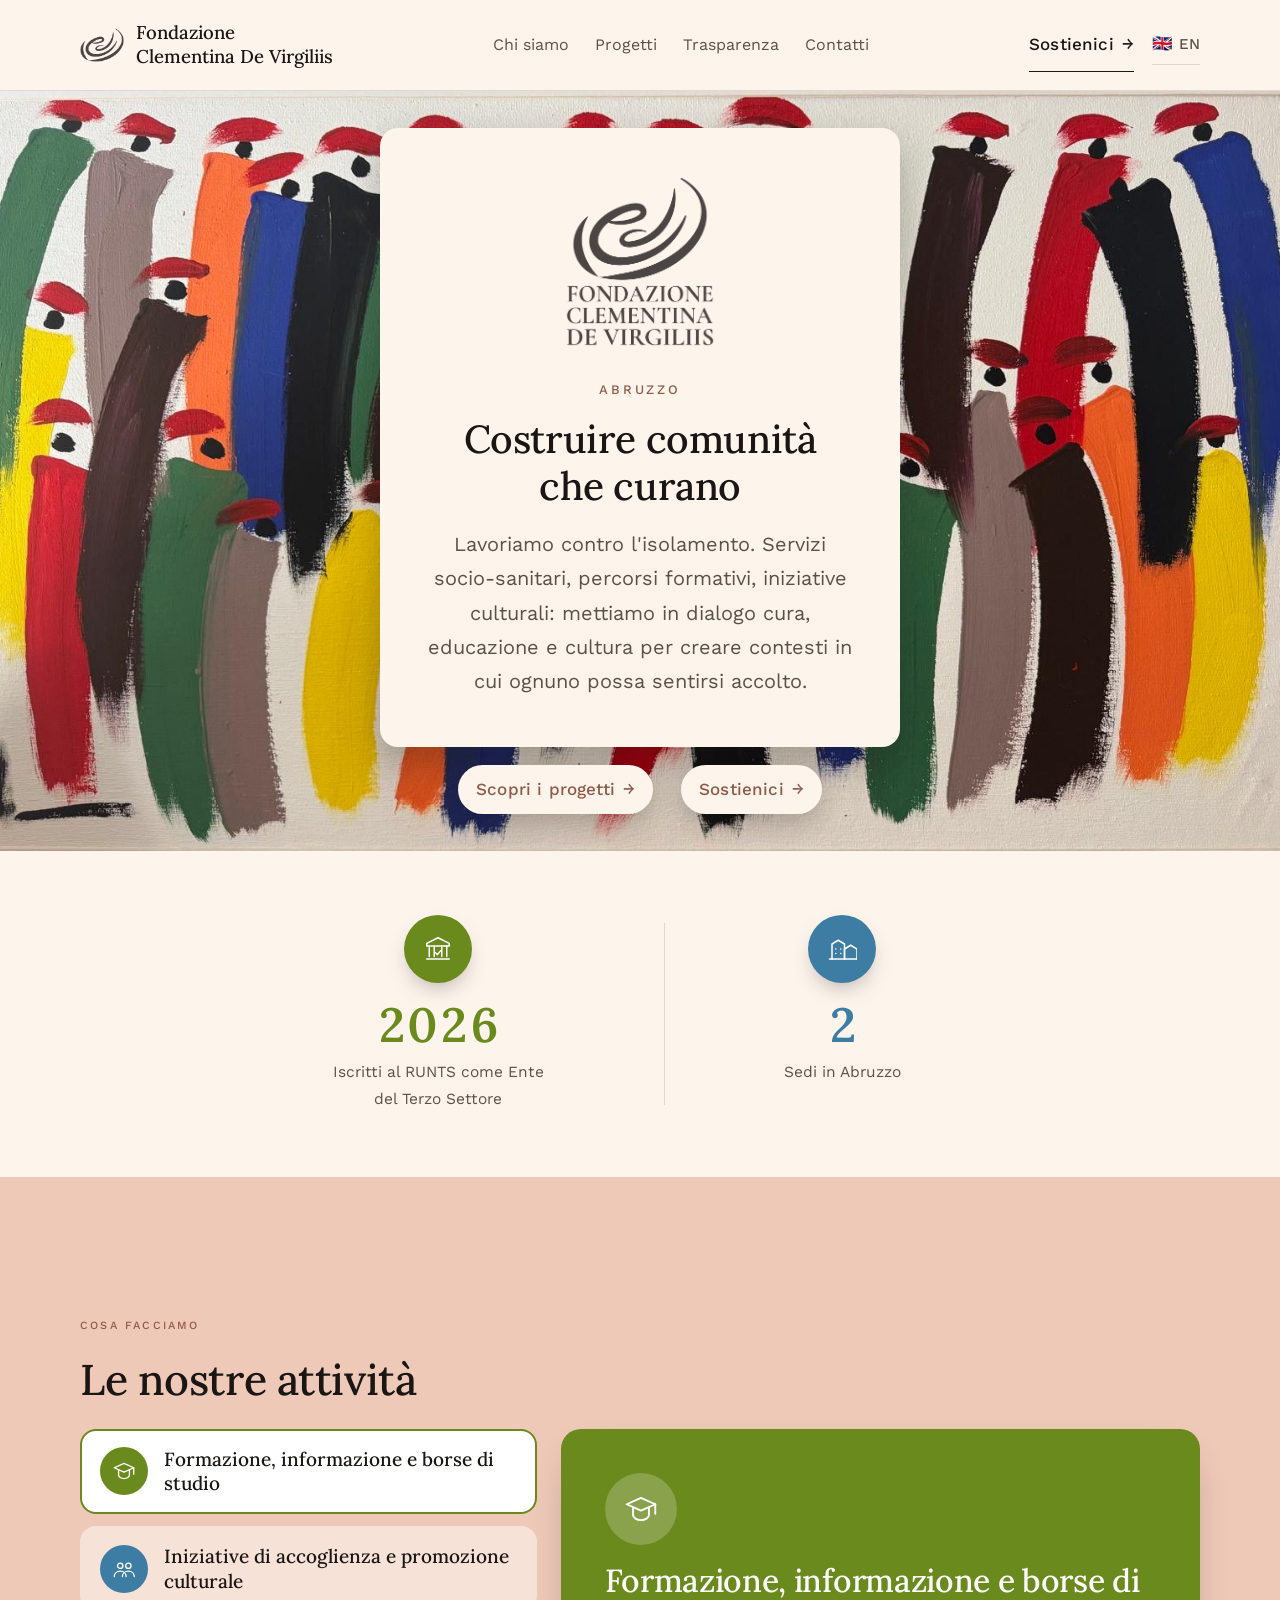
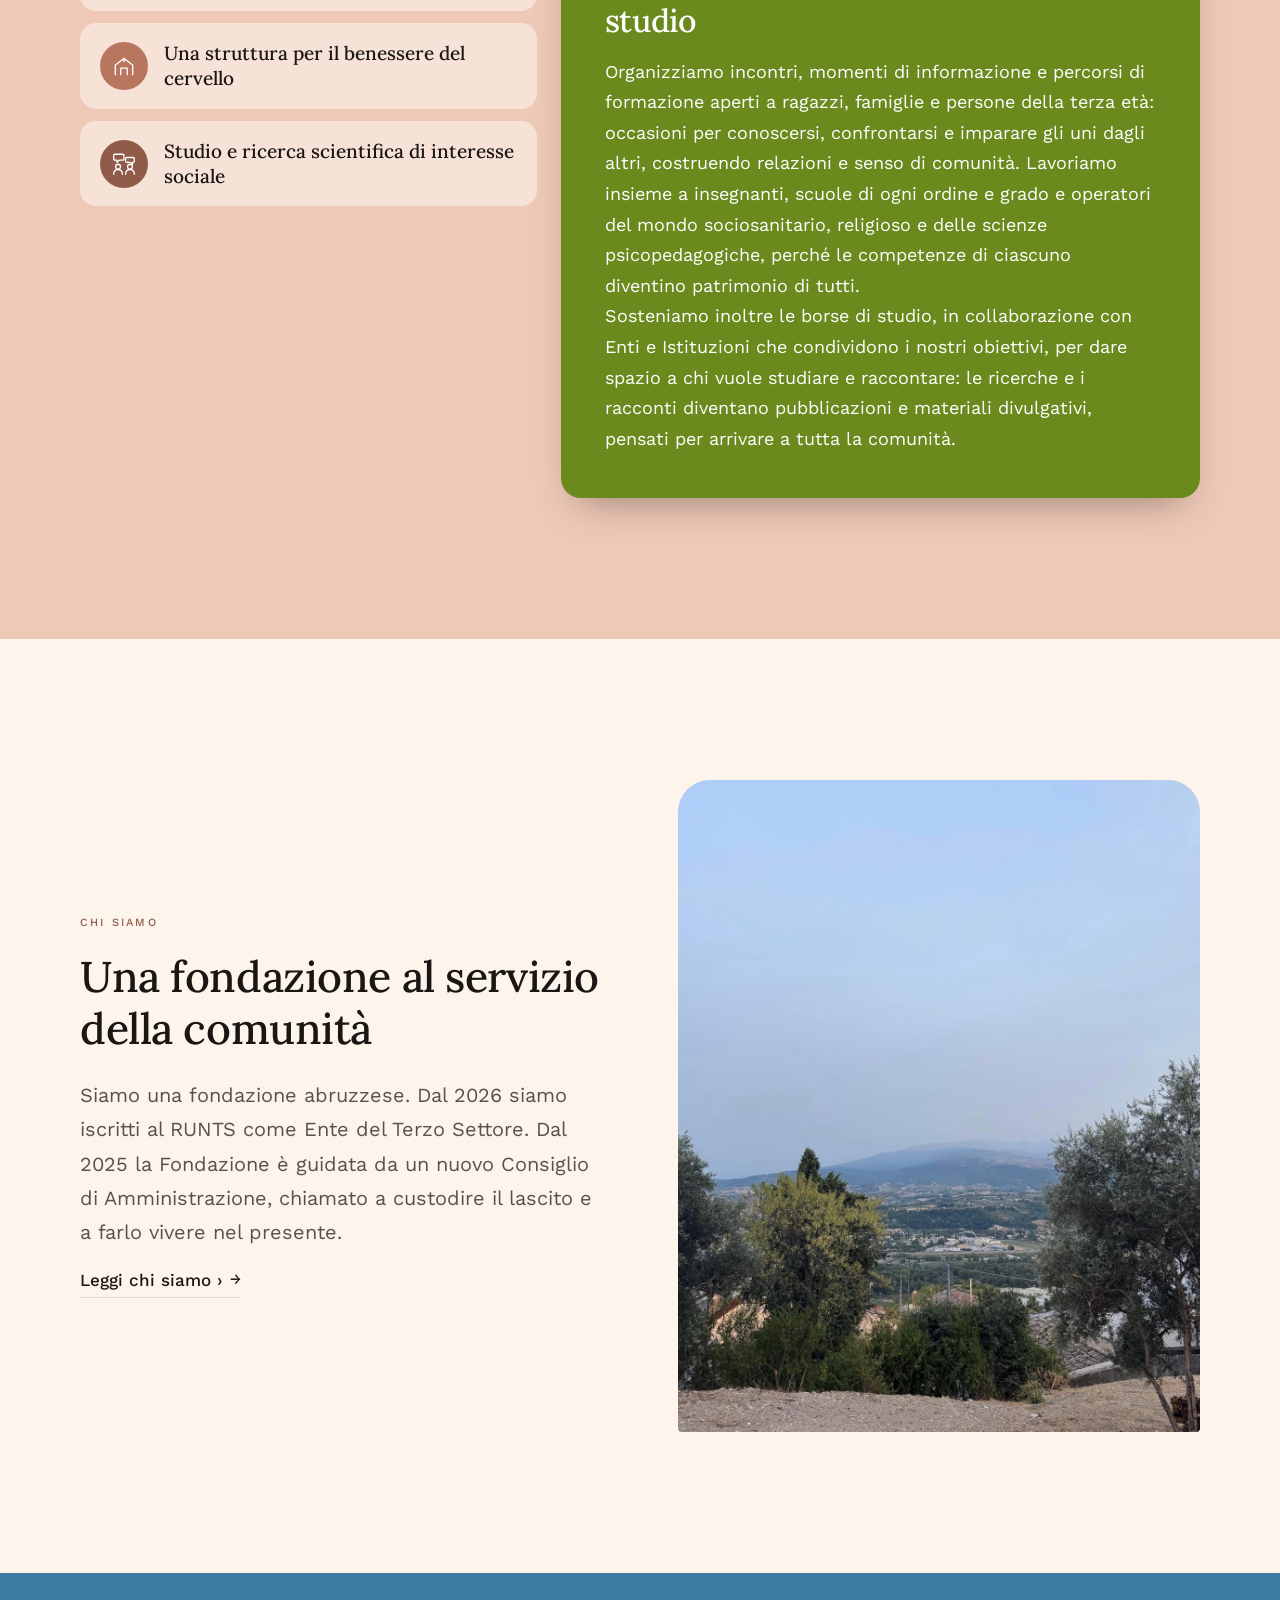
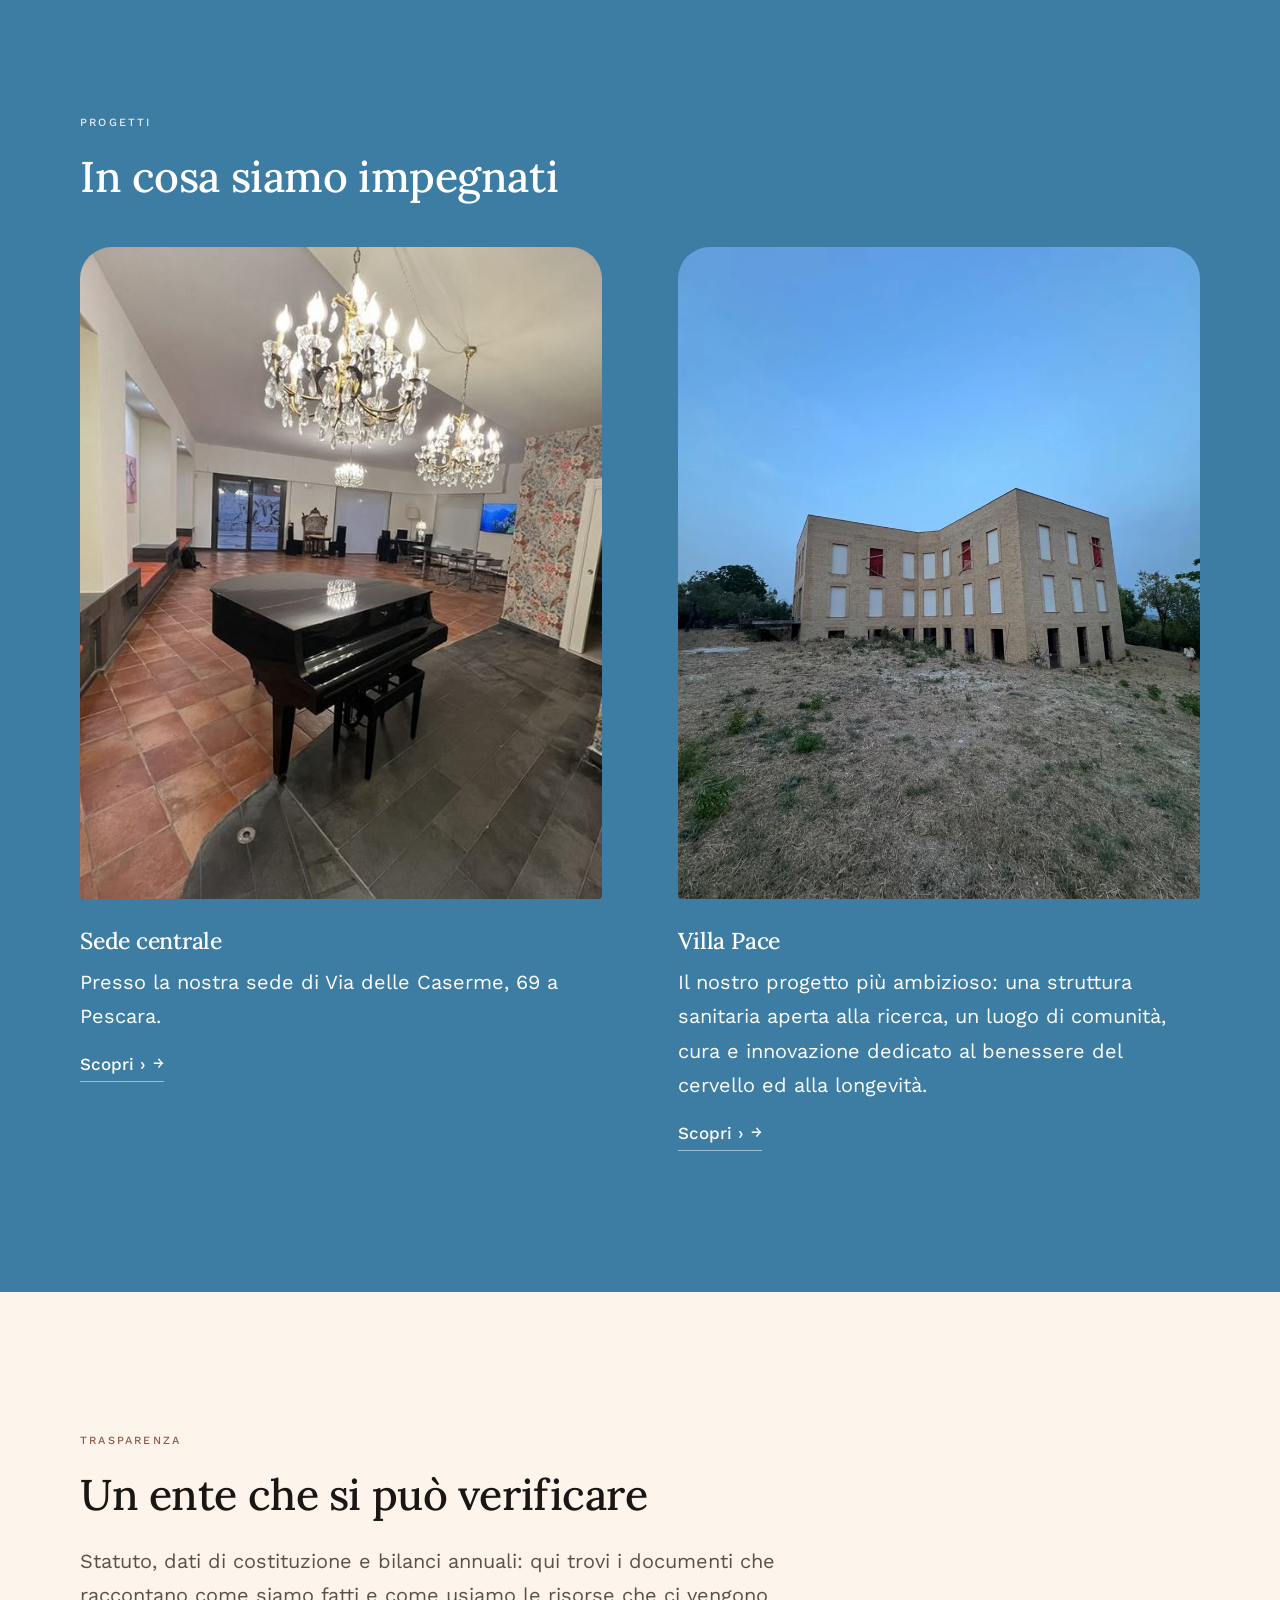
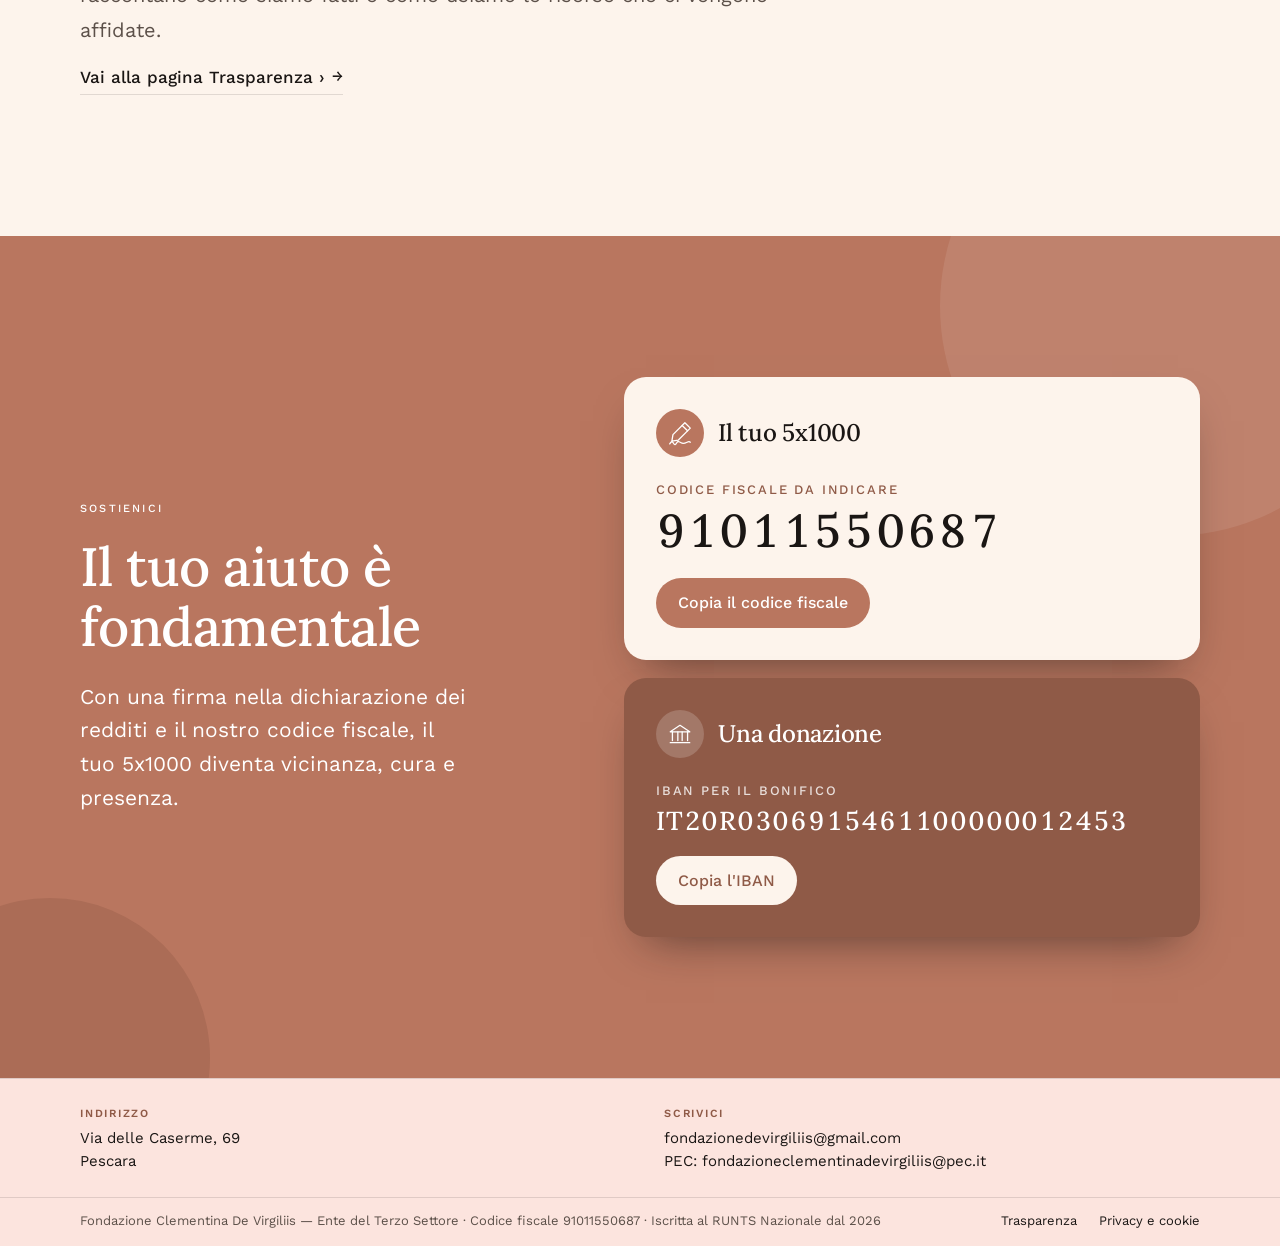
<file: index.html>
<!DOCTYPE html>
<html lang="it">
<head>
<meta charset="utf-8">
<meta name="viewport" content="width=device-width, initial-scale=1">
<title>Fondazione Clementina De Virgiliis — Costruire comunità che curano</title>
<meta name="description" content="Fondazione abruzzese. Lavoriamo contro l'isolamento con servizi socio-sanitari, percorsi formativi e iniziative culturali.">
<meta property="og:type" content="website">
<meta property="og:locale" content="it_IT">
<meta property="og:site_name" content="Fondazione Clementina De Virgiliis">
<meta property="og:title" content="Fondazione Clementina De Virgiliis — Costruire comunità che curano">
<meta property="og:description" content="Fondazione abruzzese. Lavoriamo contro l'isolamento con servizi socio-sanitari, percorsi formativi e iniziative culturali.">
<meta property="og:url" content="https://www.fondazioneclementinadevirgiliis.it/">
<meta property="og:image" content="https://www.fondazioneclementinadevirgiliis.it/img/og-image.jpg">
<meta property="og:image:width" content="1200">
<meta property="og:image:height" content="630">
<meta property="og:image:alt" content="Logo della Fondazione Clementina De Virgiliis">
<meta name="twitter:card" content="summary_large_image">
<link rel="preconnect" href="https://fonts.googleapis.com">
<link rel="preconnect" href="https://fonts.gstatic.com" crossorigin>
<link href="https://fonts.googleapis.com/css2?family=Lora:wght@500;600;700&family=Work+Sans:wght@400;500;600&display=swap" rel="stylesheet">
<link rel="stylesheet" href="css/style.css">
</head>
<body>

<header>
  <nav class="wrap nav" aria-label="Principale">
    <a class="marchio" href="index.html">
      <img class="logo-mark" src="img/logo-icona-v2.png" alt="Logo della Fondazione Clementina De Virgiliis">
      <span class="marchio-testo">Fondazione<br>Clementina De&nbsp;Virgiliis</span>
    </a>
    <ul class="menu">
      <li><a href="chi-siamo.html" data-it="Chi siamo" data-en="About us">Chi siamo</a></li>
      <li><a href="progetti.html" data-it="Progetti" data-en="Projects">Progetti</a></li>
      <li><a href="trasparenza.html" data-it="Trasparenza" data-en="Transparency">Trasparenza</a></li>
      <li><a href="contatti.html" data-it="Contatti" data-en="Contact">Contatti</a></li>
    </ul>
    <div class="nav-azioni">
      <a class="btn" href="#sostienici" data-it="Sostienici" data-en="Support us">Sostienici</a>
      <button class="lang-switch" type="button" aria-label="Switch to English">
        <span class="bandiera">🇬🇧</span><span class="lang-label">EN</span>
      </button>
      <button class="hamburger" id="hamburger" aria-expanded="false" aria-controls="menu-mobile" aria-label="Apri il menu">
        <span></span>
      </button>
    </div>
  </nav>
</header>

<div class="menu-mobile" id="menu-mobile">
  <ul>
    <li><a href="index.html" data-it="Home" data-en="Home">Home</a></li>
    <li><a href="chi-siamo.html" data-it="Chi siamo" data-en="About us">Chi siamo</a></li>
    <li><a href="progetti.html" data-it="Progetti" data-en="Projects">Progetti</a></li>
    <li><a href="trasparenza.html" data-it="Trasparenza" data-en="Transparency">Trasparenza</a></li>
    <li><a href="contatti.html" data-it="Contatti" data-en="Contact">Contatti</a></li>
  </ul>
  <a class="btn" href="#sostienici" data-it="Sostienici" data-en="Support us">Sostienici</a>
  <button class="lang-switch" type="button" aria-label="Switch to English">
    <span class="bandiera">🇬🇧</span><span class="lang-label">EN</span>
  </button>
</div>

<main>

<section class="hero">
  <img class="hero-sfondo" src="img/sfondo1.jpg" alt="" aria-hidden="true">
  <div class="wrap hero-contenuto">
    <div class="hero-pannello">
      <img class="hero-logo" src="img/logo-completo-v2.png" alt="Logo della Fondazione Clementina De Virgiliis">
      <p class="occhiello" data-it="Abruzzo" data-en="Abruzzo">Abruzzo</p>
      <h1 data-it="Costruire comunità che curano" data-en="Building communities that care">Costruire comunità che curano</h1>
      <p data-it="Lavoriamo contro l'isolamento. Servizi socio-sanitari, percorsi formativi, iniziative culturali: mettiamo in dialogo cura, educazione e cultura per creare contesti in cui ognuno possa sentirsi accolto." data-en="We work against isolation. Social-healthcare services, training programmes, cultural initiatives: we bring care, education and culture together to create places where everyone can feel welcome.">Lavoriamo contro l'isolamento. Servizi socio-sanitari, percorsi formativi, iniziative culturali: mettiamo in dialogo cura, educazione e cultura per creare contesti in cui ognuno possa sentirsi accolto.</p>
    </div>
    <div class="azioni azioni-hero">
      <a class="btn" href="progetti.html" data-it="Scopri i progetti" data-en="Discover our projects">Scopri i progetti</a>
      <a class="btn btn--vuoto" href="#sostienici" data-it="Sostienici" data-en="Support us">Sostienici</a>
    </div>
  </div>
</section>

<section class="fascia-numeri appare">
  <div class="wrap">
    <div class="statistiche">
      <div class="statistica">
        <div class="statistica-icona"><svg viewBox="0 0 48 48" fill="none" stroke="currentColor" stroke-width="2.4" stroke-linecap="round" stroke-linejoin="round">
          <path d="M24 6 6 15v4h36v-4L24 6Z"/><path d="M10 19v17M18 19v17M30 19v17M38 19v17"/><path d="M6 40h36"/><path d="M20 30l3 3 5-6"/>
        </svg></div>
        <p class="statistica-numero">2026</p>
        <p class="statistica-testo">Iscritti al RUNTS come Ente del Terzo Settore</p>
      </div>
      <div class="statistica">
        <div class="statistica-icona"><svg viewBox="0 0 48 48" fill="none" stroke="currentColor" stroke-width="2.4" stroke-linecap="round" stroke-linejoin="round">
          <path d="M8 40V16l10-6 10 6v24"/><path d="M28 40V24l10-6 10 6v16"/><path d="M4 40h44"/><path d="M14 24h.01M14 31h.01M22 24h.01M22 31h.01"/>
        </svg></div>
        <p class="statistica-numero">2</p>
        <p class="statistica-testo">Sedi in Abruzzo</p>
      </div>
    </div>
  </div>
</section>

<section class="attivita appare">
  <div class="wrap">
    <p class="etichetta">Cosa facciamo</p>
    <h2>Le nostre attività</h2>

    <div class="attivita-lato">
      <div class="attivita-voci" role="tablist" aria-label="Le nostre attività">
        <button class="attivita-voce" type="button" role="tab" id="att-tab-0" aria-controls="att-pan-0" aria-selected="true" tabindex="0">
          <span class="attivita-voce-icona"><svg viewBox="0 0 48 48" fill="none" stroke="currentColor" stroke-width="2.4" stroke-linecap="round" stroke-linejoin="round" aria-hidden="true"><path d="M24 10 6 18l18 8 18-8-18-8Z"/><path d="M14 22v10c0 3 4.5 6 10 6s10-3 10-6V22"/><path d="M42 18v12"/></svg></span><span class="attivita-voce-nome">Formazione, informazione e borse di studio</span>
        </button>
        <button class="attivita-voce" type="button" role="tab" id="att-tab-1" aria-controls="att-pan-1" aria-selected="false" tabindex="-1">
          <span class="attivita-voce-icona"><svg viewBox="0 0 48 48" fill="none" stroke="currentColor" stroke-width="2.4" stroke-linecap="round" stroke-linejoin="round" aria-hidden="true"><circle cx="17" cy="18" r="5"/><circle cx="32" cy="18" r="5"/><path d="M6 38c0-6 5-10 11-10s11 4 11 10"/><path d="M21 38c0-6 5-10 11-10s11 4 11 10"/></svg></span><span class="attivita-voce-nome">Iniziative di accoglienza e promozione culturale</span>
        </button>
        <button class="attivita-voce" type="button" role="tab" id="att-tab-2" aria-controls="att-pan-2" aria-selected="false" tabindex="-1">
          <span class="attivita-voce-icona"><svg viewBox="0 0 48 48" fill="none" stroke="currentColor" stroke-width="2.4" stroke-linecap="round" stroke-linejoin="round" aria-hidden="true"><path d="M8 40V22l16-12 16 12v18"/><path d="M18 40V28h12v12"/><path d="M24 10v6"/></svg></span><span class="attivita-voce-nome">Una struttura per il benessere del cervello</span>
        </button>
        <button class="attivita-voce" type="button" role="tab" id="att-tab-3" aria-controls="att-pan-3" aria-selected="false" tabindex="-1">
          <span class="attivita-voce-icona"><svg viewBox="0 0 48 48" fill="none" stroke="currentColor" stroke-width="2.4" stroke-linecap="round" stroke-linejoin="round" aria-hidden="true"><circle cx="13" cy="29" r="4.5"/><circle cx="35" cy="29" r="4.5"/><path d="M5 43c0-5.5 3.5-8.5 8-8.5s8 3 8 8.5"/><path d="M27 43c0-5.5 3.5-8.5 8-8.5s8 3 8 8.5"/><path d="M7 6h15a2 2 0 0 1 2 2v7a2 2 0 0 1-2 2h-7l-4 4v-4H7a2 2 0 0 1-2-2V8a2 2 0 0 1 2-2Z"/><path d="M29 12h12a2 2 0 0 1 2 2v5a2 2 0 0 1-2 2h-1v3.5L36.5 21H29a2 2 0 0 1-2-2v-5a2 2 0 0 1 2-2Z"/></svg></span><span class="attivita-voce-nome">Studio e ricerca scientifica di interesse sociale</span>
        </button>
      </div>
      <div class="attivita-pannelli">
      <div class="attivita-pannello" role="tabpanel" id="att-pan-0" aria-labelledby="att-tab-0">
        <div class="attivita-pannello-icona"><svg viewBox="0 0 48 48" fill="none" stroke="currentColor" stroke-width="2.4" stroke-linecap="round" stroke-linejoin="round" aria-hidden="true"><path d="M24 10 6 18l18 8 18-8-18-8Z"/><path d="M14 22v10c0 3 4.5 6 10 6s10-3 10-6V22"/><path d="M42 18v12"/></svg></div>
        <h3>Formazione, informazione e borse di studio</h3>
        <p>Organizziamo incontri, momenti di informazione e percorsi di formazione aperti a ragazzi, famiglie e persone della terza età: occasioni per conoscersi, confrontarsi e imparare gli uni dagli altri, costruendo relazioni e senso di comunità. Lavoriamo insieme a insegnanti, scuole di ogni ordine e grado e operatori del mondo sociosanitario, religioso e delle scienze psicopedagogiche, perché le competenze di ciascuno diventino patrimonio di tutti.<br>Sosteniamo inoltre le borse di studio, in collaborazione con Enti e Istituzioni che condividono i nostri obiettivi, per dare spazio a chi vuole studiare e raccontare: le ricerche e i racconti diventano pubblicazioni e materiali divulgativi, pensati per arrivare a tutta la comunità.</p>
      </div>
      <div class="attivita-pannello" role="tabpanel" id="att-pan-1" aria-labelledby="att-tab-1" hidden>
        <div class="attivita-pannello-icona"><svg viewBox="0 0 48 48" fill="none" stroke="currentColor" stroke-width="2.4" stroke-linecap="round" stroke-linejoin="round" aria-hidden="true"><circle cx="17" cy="18" r="5"/><circle cx="32" cy="18" r="5"/><path d="M6 38c0-6 5-10 11-10s11 4 11 10"/><path d="M21 38c0-6 5-10 11-10s11 4 11 10"/></svg></div>
        <h3>Iniziative di accoglienza e promozione culturale</h3>
        <p>Apriamo le porte della nostra sede a giovani e persone della terza età per momenti di accoglienza, intrattenimento, formazione e informazione: occasioni per ritrovarsi, fare qualcosa insieme e sentirsi parte di una comunità. Promuoviamo iniziative culturali e sociali che favoriscono l'inclusione, il benessere nelle relazioni e la partecipazione alla vita del territorio, perché stare bene insieme è anche il modo migliore per prevenire il disagio e la solitudine. Lavoriamo in rete con realtà del territorio e Istituzioni, per costruire proposte aperte e condivise.</p>
      </div>
      <div class="attivita-pannello" role="tabpanel" id="att-pan-2" aria-labelledby="att-tab-2" hidden>
        <div class="attivita-pannello-icona"><svg viewBox="0 0 48 48" fill="none" stroke="currentColor" stroke-width="2.4" stroke-linecap="round" stroke-linejoin="round" aria-hidden="true"><path d="M8 40V22l16-12 16 12v18"/><path d="M18 40V28h12v12"/><path d="M24 10v6"/></svg></div>
        <h3>Una struttura per il benessere del cervello</h3>
        <p>Stiamo costruendo un luogo dedicato al benessere del cervello e alla longevità in salute: uno spazio aperto alla comunità, dove la ricerca, la cura e la prevenzione incontrano la vita di tutti i giorni. Un centro pensato per conoscere meglio come mantenere la mente in forma nel tempo e per promuovere stili di vita e percorsi che aiutino a prevenire le malattie neurodegenerative, in collaborazione con Università, Enti di ricerca e Professionisti.</p>
      </div>
      <div class="attivita-pannello" role="tabpanel" id="att-pan-3" aria-labelledby="att-tab-3" hidden>
        <div class="attivita-pannello-icona"><svg viewBox="0 0 48 48" fill="none" stroke="currentColor" stroke-width="2.4" stroke-linecap="round" stroke-linejoin="round" aria-hidden="true"><circle cx="13" cy="29" r="4.5"/><circle cx="35" cy="29" r="4.5"/><path d="M5 43c0-5.5 3.5-8.5 8-8.5s8 3 8 8.5"/><path d="M27 43c0-5.5 3.5-8.5 8-8.5s8 3 8 8.5"/><path d="M7 6h15a2 2 0 0 1 2 2v7a2 2 0 0 1-2 2h-7l-4 4v-4H7a2 2 0 0 1-2-2V8a2 2 0 0 1 2-2Z"/><path d="M29 12h12a2 2 0 0 1 2 2v5a2 2 0 0 1-2 2h-1v3.5L36.5 21H29a2 2 0 0 1-2-2v-5a2 2 0 0 1 2-2Z"/></svg></div>
        <h3>Studio e ricerca scientifica di interesse sociale</h3>
        <p>Realizzazione di attività di studio e ricerca scientifica di particolare interesse sociale, direttamente oppure in collaborazione con Università, Enti di ricerca o altre Fondazioni, negli ambiti e secondo le modalità definite da apposito regolamento governativo ai sensi dell'art. 17 della Legge n. 400/1988. Diffusione dei risultati della ricerca attraverso iniziative editoriali, convegni e strumenti di divulgazione accessibili alla comunità.</p>
      </div>
      </div>
    </div>
  </div>
</section>

<section id="chi-siamo" class="appare">
  <div class="wrap due due--chi-siamo">
    <div>
      <p class="etichetta">Chi siamo</p>
      <h2>Una fondazione al servizio della comunità</h2>
      <p>Siamo una fondazione abruzzese. Dal 2026 siamo iscritti al RUNTS come Ente del Terzo Settore. Dal 2025 la Fondazione è guidata da un nuovo Consiglio di Amministrazione, chiamato a custodire il lascito e a farlo vivere nel presente.</p>
      <a class="link-avanti" href="chi-siamo.html">Leggi chi siamo &rsaquo;</a>
    </div>
    <div class="foto arco">
      <img src="img/paesaggio-originale.jpg" alt="Il paesaggio abruzzese intorno alla Fondazione" loading="lazy">
    </div>
  </div>
</section>

<section id="progetti" class="progetti appare">
  <div class="wrap">
    <p class="etichetta">Progetti</p>
    <h2 style="margin-bottom:44px">In cosa siamo impegnati</h2>
    <div class="due">

      <article class="scheda">
        <div class="foto arco"><img src="img/sede-centrale-1.jpg" alt="La sede centrale della Fondazione" loading="lazy"></div>
        <h3>Sede centrale</h3>
        <p>Presso la nostra sede di Via delle Caserme, 69 a Pescara.</p>
        <a class="link-avanti" href="progetti.html#sede">Scopri &rsaquo;</a>
      </article>

      <article class="scheda">
        <div class="foto arco"><img src="img/villa-pace-esterno.webp" alt="Villa Pace, edificio della RSA in costruzione" loading="lazy"></div>
        <h3>Villa Pace</h3>
        <p>Il nostro progetto più ambizioso: una struttura sanitaria aperta alla ricerca, un luogo di comunità, cura e innovazione dedicato al benessere del cervello ed alla longevità.</p>
        <a class="link-avanti" href="progetti.html#villa-pace">Scopri &rsaquo;</a>
      </article>

    </div>
  </div>
</section>

<section id="trasparenza" class="trasparenza-home appare">
  <div class="wrap">
    <p class="etichetta">Trasparenza</p>
    <h2>Un ente che si può verificare</h2>
    <p>Statuto, dati di costituzione e bilanci annuali: qui trovi i documenti che raccontano come siamo fatti e come usiamo le risorse che ci vengono affidate.</p>
    <a class="link-avanti" href="trasparenza.html">Vai alla pagina Trasparenza &rsaquo;</a>
  </div>
</section>

<section id="sostienici" class="sostienici appare">
  <div class="wrap sost-griglia">
    <div class="sost-testo">
      <p class="etichetta">Sostienici</p>
      <h2>Il tuo aiuto è fondamentale</h2>
      <p class="sost-lead">Con una firma nella dichiarazione dei redditi e il nostro codice fiscale, il tuo 5x1000 diventa vicinanza, cura e presenza.</p>
    </div>
    <div class="sost-carte">
      <article class="sost-carta sost-carta--chiara">
        <div class="sost-carta-testa">
          <span class="sost-icona"><svg viewBox="0 0 48 48" fill="none" stroke="currentColor" stroke-width="2.4" stroke-linecap="round" stroke-linejoin="round" aria-hidden="true"><path d="M33 5l10 10L21 37l-12 2 2-12Z"/><path d="M28 10l10 10"/><path d="M5 44c3-5 5-5 7-1s4 3 6-1 5-2 8 0 7 1 11-1 4-1 6 0"/></svg></span>
          <h3>Il tuo 5x1000</h3>
        </div>
        <p class="sost-etichetta-dato">Codice fiscale da indicare</p>
        <strong class="sost-dato" id="codice">91011550687</strong>
        <div class="sost-azione">
          <button class="copia sost-copia" type="button" data-target="codice">Copia il codice fiscale</button>
          <span class="esito" role="status" aria-live="polite"></span>
        </div>
      </article>
      <article class="sost-carta sost-carta--scura">
        <div class="sost-carta-testa">
          <span class="sost-icona"><svg viewBox="0 0 48 48" fill="none" stroke="currentColor" stroke-width="2.4" stroke-linecap="round" stroke-linejoin="round" aria-hidden="true"><path d="M6 20 24 8l18 12H6Z"/><path d="M10 20v16M20 20v16M28 20v16M38 20v16M6 40h36"/></svg></span>
          <h3>Una donazione</h3>
        </div>
        <p class="sost-etichetta-dato">IBAN per il bonifico</p>
        <strong class="sost-dato sost-dato--iban" id="iban">IT20R0306915461100000012453</strong>
        <div class="sost-azione">
          <button class="copia sost-copia" type="button" data-target="iban">Copia l'IBAN</button>
          <span class="esito" role="status" aria-live="polite"></span>
        </div>
      </article>
    </div>
  </div>
</section>

</main>

<footer class="piede" id="contatti">
  <div class="piede-corpo wrap">
    <div class="piede-colonna">
      <h3 data-it="Indirizzo" data-en="Address">Indirizzo</h3>
      <p>Via delle Caserme, 69<br>Pescara</p>
    </div>
    <div class="piede-colonna">
      <h3 data-it="Scrivici" data-en="Write to us">Scrivici</h3>
      <p><a href="mailto:fondazionedevirgiliis@gmail.com">fondazionedevirgiliis@gmail.com</a><br>
      PEC: fondazioneclementinadevirgiliis@pec.it</p>
    </div>
  </div>
  <div class="piede-coda">
    <div class="wrap piede-coda-in">
      <p data-it="Fondazione Clementina De Virgiliis — Ente del Terzo Settore · Codice fiscale 91011550687 · Iscritta al RUNTS Nazionale dal 2026" data-en="Fondazione Clementina De Virgiliis — Third Sector Entity · Tax code 91011550687 · Registered in the RUNTS (National) since 2026">Fondazione Clementina De Virgiliis — Ente del Terzo Settore · Codice fiscale 91011550687 · Iscritta al RUNTS Nazionale dal 2026</p>
      <p class="piede-legali"><a href="trasparenza.html" data-it="Trasparenza" data-en="Transparency">Trasparenza</a><a href="privacy.html" data-it="Privacy e cookie" data-en="Privacy and cookies">Privacy e cookie</a></p>
    </div>
  </div>
</footer>

<script src="js/traduzioni.js"></script>
<script src="js/script.js"></script>
</body>
</html>
</file>
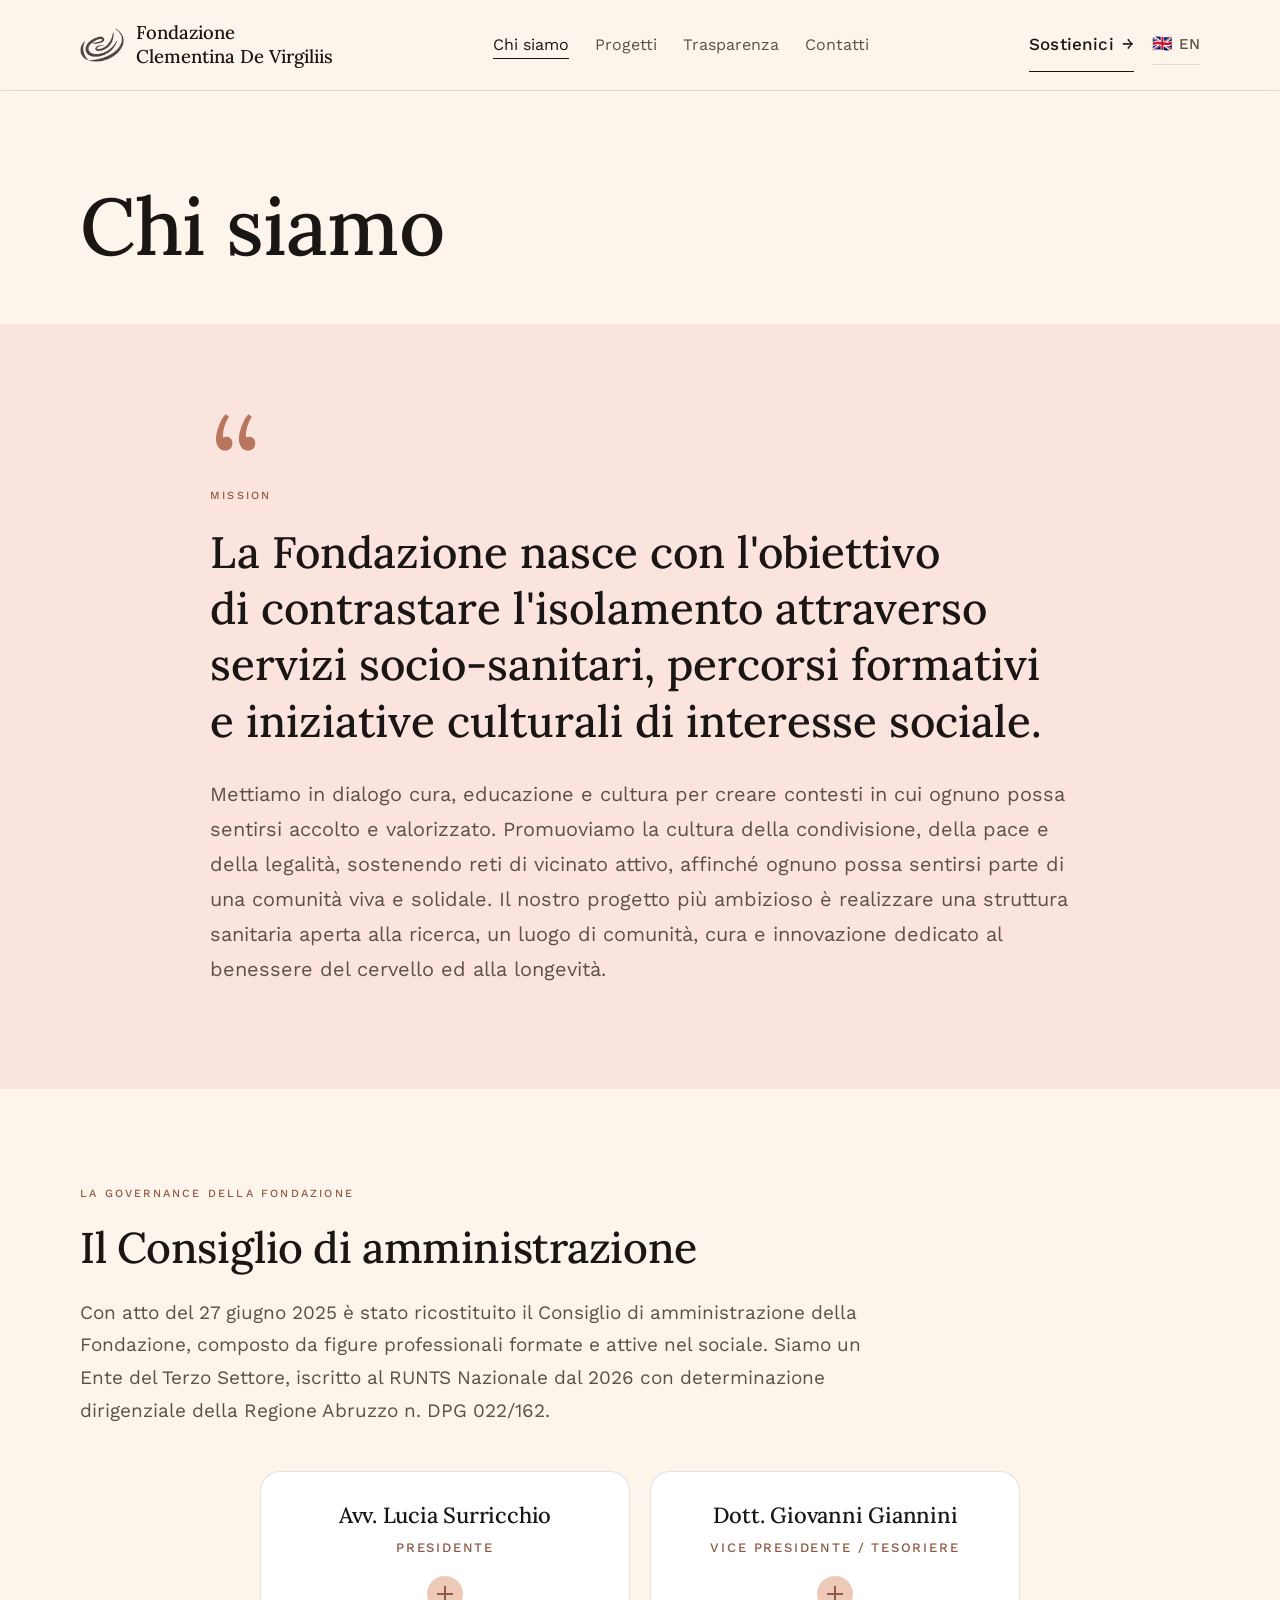
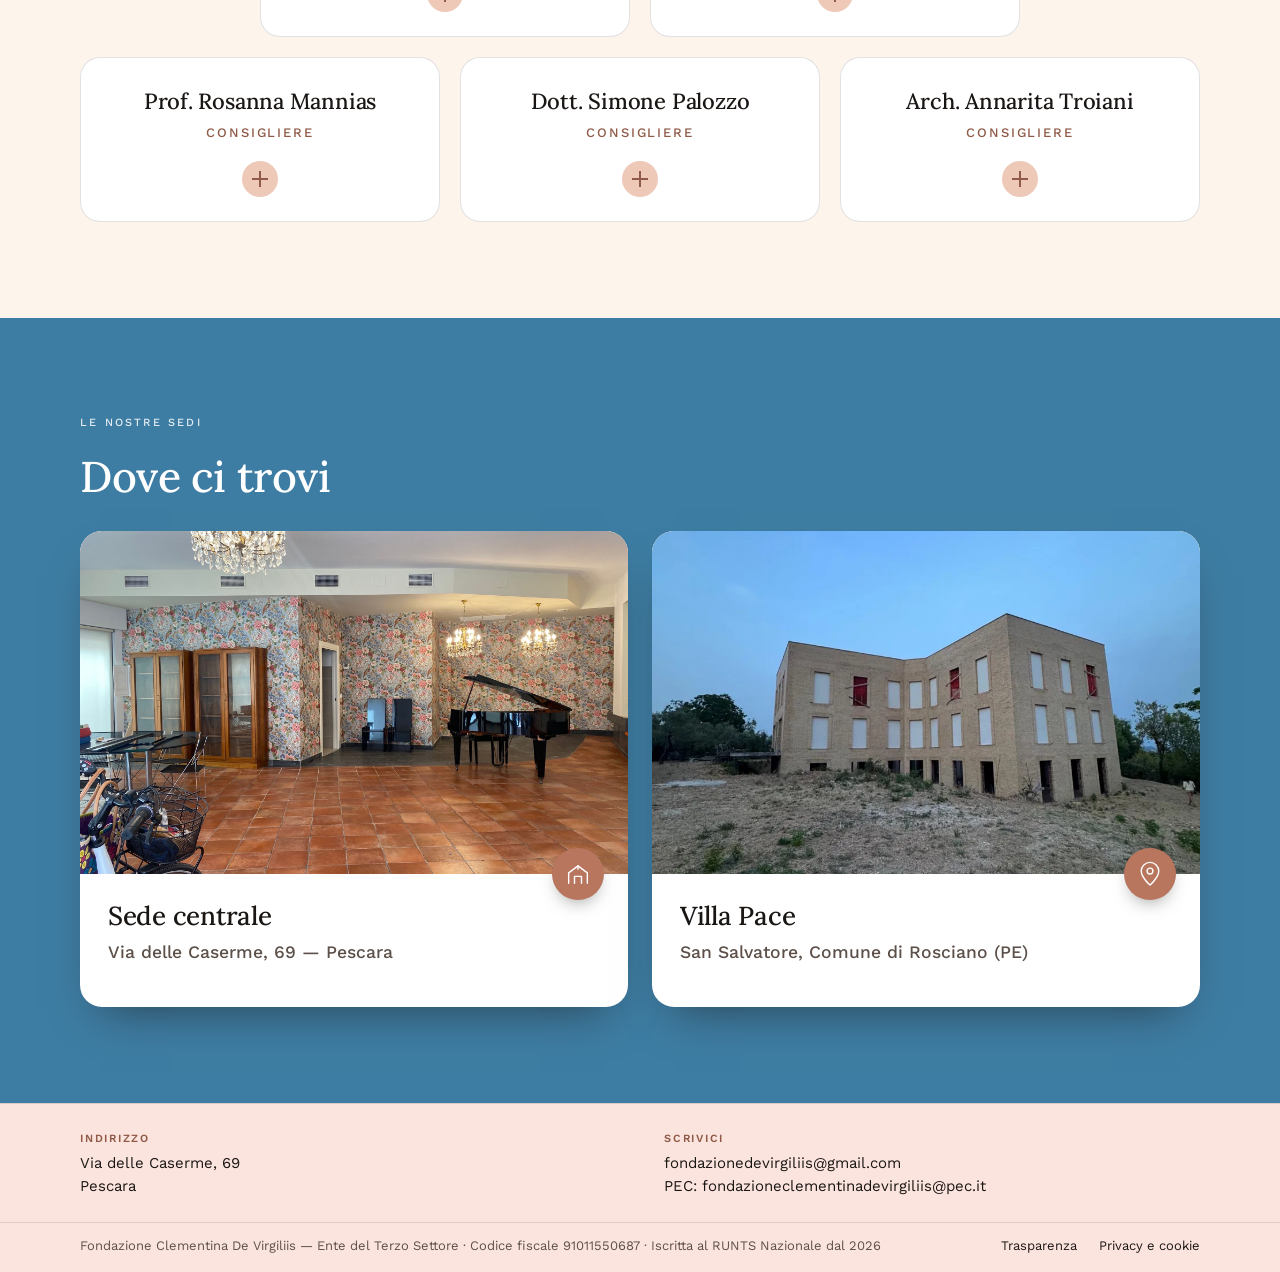
<file: chi-siamo.html>
<!DOCTYPE html>
<html lang="it">
<head>
<meta charset="utf-8">
<meta name="viewport" content="width=device-width, initial-scale=1">
<title>Chi siamo — Fondazione Clementina De Virgiliis</title>
<meta name="description" content="Mission, natura giuridica e Consiglio di amministrazione della Fondazione Clementina De Virgiliis, Ente del Terzo Settore.">
<link rel="preconnect" href="https://fonts.googleapis.com">
<link rel="preconnect" href="https://fonts.gstatic.com" crossorigin>
<link href="https://fonts.googleapis.com/css2?family=Lora:wght@500;600;700&family=Work+Sans:wght@400;500;600&display=swap" rel="stylesheet">
<link rel="stylesheet" href="css/style.css">
</head>
<body>

<header>
  <nav class="wrap nav" aria-label="Principale">
    <a class="marchio" href="index.html">
      <img class="logo-mark" src="img/logo-icona-v2.png" alt="Logo della Fondazione Clementina De Virgiliis">
      <span class="marchio-testo">Fondazione<br>Clementina De&nbsp;Virgiliis</span>
    </a>
    <ul class="menu">
      <li><a href="chi-siamo.html" aria-current="page" data-it="Chi siamo" data-en="About us">Chi siamo</a></li>
      <li><a href="progetti.html" data-it="Progetti" data-en="Projects">Progetti</a></li>
      <li><a href="trasparenza.html" data-it="Trasparenza" data-en="Transparency">Trasparenza</a></li>
      <li><a href="contatti.html" data-it="Contatti" data-en="Contact">Contatti</a></li>
    </ul>
    <div class="nav-azioni">
      <a class="btn" href="index.html#sostienici" data-it="Sostienici" data-en="Support us">Sostienici</a>
      <button class="lang-switch" type="button" aria-label="Switch to English">
        <span class="bandiera">🇬🇧</span><span class="lang-label">EN</span>
      </button>
      <button class="hamburger" id="hamburger" aria-expanded="false" aria-controls="menu-mobile" aria-label="Apri il menu">
        <span></span>
      </button>
    </div>
  </nav>
</header>

<div class="menu-mobile" id="menu-mobile">
  <ul>
    <li><a href="index.html" data-it="Home" data-en="Home">Home</a></li>
    <li><a href="chi-siamo.html" data-it="Chi siamo" data-en="About us">Chi siamo</a></li>
    <li><a href="progetti.html" data-it="Progetti" data-en="Projects">Progetti</a></li>
    <li><a href="trasparenza.html" data-it="Trasparenza" data-en="Transparency">Trasparenza</a></li>
    <li><a href="contatti.html" data-it="Contatti" data-en="Contact">Contatti</a></li>
  </ul>
  <a class="btn" href="index.html#sostienici" data-it="Sostienici" data-en="Support us">Sostienici</a>
  <button class="lang-switch" type="button" aria-label="Switch to English">
    <span class="bandiera">🇬🇧</span><span class="lang-label">EN</span>
  </button>
</div>

<main>

<section class="cs-testata">
  <div class="wrap">
    <h1>Chi siamo</h1>
  </div>
</section>

<section class="cs-mission">
  <div class="wrap cs-mission-corpo">
    <p class="etichetta">Mission</p>
    <p class="cs-mission-lead">La Fondazione nasce con l'obiettivo di contrastare l'isolamento attraverso servizi socio-sanitari, percorsi formativi e iniziative culturali di interesse sociale.</p>
    <p class="cs-mission-resto">Mettiamo in dialogo cura, educazione e cultura per creare contesti in cui ognuno possa sentirsi accolto e valorizzato. Promuoviamo la cultura della condivisione, della pace e della legalità, sostenendo reti di vicinato attivo, affinché ognuno possa sentirsi parte di una comunità viva e solidale. Il nostro progetto più ambizioso è realizzare una struttura sanitaria aperta alla ricerca, un luogo di comunità, cura e innovazione dedicato al benessere del cervello ed alla longevità.</p>
  </div>
</section>

<section class="cs-governance">
  <div class="wrap">
    <p class="etichetta">La governance della Fondazione</p>
    <h2>Il Consiglio di amministrazione</h2>
    <div class="cs-governance-testo">
      <p>Con atto del 27 giugno 2025 è stato ricostituito il Consiglio di amministrazione della Fondazione, composto da figure professionali formate e attive nel sociale. Siamo un Ente del Terzo Settore, iscritto al RUNTS Nazionale dal 2026 con determinazione dirigenziale della Regione Abruzzo n. DPG 022/162.</p>
    </div>
    <div class="cs-soci cs-soci-alto">
        <article class="cs-socio">
          <details>
            <summary><h3>Avv. Lucia Surricchio</h3><p class="cs-ruolo">Presidente</p><span class="cs-segno" aria-hidden="true"></span><span class="sr-only">Mostra il cv breve</span></summary>
            <div class="cs-cv-wrap"><div class="cs-cv-inner"><div class="cs-cv">
              <p>Avvocato, iscritta all'Ordine degli Avvocati di Pescara, esperta e appassionata del diritto di famiglia, che ha inteso da sempre fruibile al meglio nelle metodiche conciliative piuttosto che in quelle conflittuali.</p>
              <p>Mediatore familiare certificato e iscritta alle liste del Tribunale di Pescara, mediatore penale e mediatore civile e commerciale.</p>
              <p>La sua vita professionale l'ha spesa sempre con uno sguardo particolare al sociale, avendo lavorato soprattutto negli enti pubblici con aggiudicazione di incarichi per selezione di soli titoli.</p>
              <p>Dal 2003 al 2018 ha istituito, presso la Asl di Pescara, e diretto uno sportello di consulenza legale stragiudiziale in materia di diritto di famiglia e mediazione familiare.</p>
              <p>Dal 2019 ad oggi ricopre il ruolo di avvocato coordinatore di un centro famiglia metropolitano per 12 comuni della provincia di Pescara.</p>
              <p>Decide di spendere le competenze acquisite per la Fondazione con entusiasmo e dedizione, condividendone a pieno le finalità sociali.</p>
            </div></div></div>
          </details>
        </article>
        <article class="cs-socio">
          <details>
            <summary><h3>Dott. Giovanni Giannini</h3><p class="cs-ruolo">Vice Presidente / Tesoriere</p><span class="cs-segno" aria-hidden="true"></span><span class="sr-only">Mostra il cv breve</span></summary>
            <div class="cs-cv-wrap"><div class="cs-cv-inner"><div class="cs-cv">
              <p>Laureato in Economia e Commercio presso l'Università degli Studi "G. d'Annunzio" di Chieti-Pescara, ha maturato una solida e stimata carriera come Funzionario Amministrativo all'interno del medesimo Ateneo, operando fino al 2020.</p>
              <p>Nel corso della sua vita professionale, ha coniugato competenze in materia di carriere studenti e conformità normativa con una profonda vocazione sociale, coordinando anche servizi di inclusione e supporto per studenti con disabilità e Disturbi Specifici dell'Apprendimento (DSA).</p>
              <p>Oggi mette il proprio bagaglio di competenze amministrative, sensibilità istituzionale e visione strategica al servizio del Terzo Settore.</p>
              <p>In qualità di Vice Presidente del CdA della Fondazione, ne co-dirige le linee di sviluppo, i progetti, la sostenibilità delle iniziative di solidarietà sociale.</p>
            </div></div></div>
          </details>
        </article>
    </div>
    <div class="cs-soci cs-soci-basso">
        <article class="cs-socio">
          <details>
            <summary><h3>Prof. Rosanna Mannias</h3><p class="cs-ruolo">Consigliere</p><span class="cs-segno" aria-hidden="true"></span><span class="sr-only">Mostra il cv breve</span></summary>
            <div class="cs-cv-wrap"><div class="cs-cv-inner"><div class="cs-cv">
              <p>Laurea in Pedagogia, conseguita presso l’Università degli Studi dell’Aquila (1990)<br>Diploma di specializzazione Polivalente, conseguito presso l’A.N.S.I. di Pescara (1992)</p>
              <p>Docente per l’inclusione dal 1991 al 2005<br>Docente di Scienze umane e Filosofia presso il Liceo Statale “G. Marconi” di Pescara dal 2006.</p>
              <p>Per molti anni è stata membro attivo dell’AGESCI (Associazione Guide e Scouts Cattolici Italiani) presso la parrocchia di San Cetteo di Pescara anche come capo educatore, ricoprendo inoltre diversi ruoli in ambito provinciale e regionale</p>
            </div></div></div>
          </details>
        </article>
        <article class="cs-socio">
          <details>
            <summary><h3>Dott. Simone Palozzo</h3><p class="cs-ruolo">Consigliere</p><span class="cs-segno" aria-hidden="true"></span><span class="sr-only">Mostra il cv breve</span></summary>
            <div class="cs-cv-wrap"><div class="cs-cv-inner"><div class="cs-cv">
              <p>Laureato in Scienze Politiche e delle Relazioni Internazionali presso l'Università Niccolò Cusano di Roma, è militare della Guardia di Finanza dal 1996 e sovrintendente dal 2010.</p>
              <p>Da sempre impegnato nella vita pubblica di Rosciano, è stato consigliere comunale dal 2009 al 2011 e assessore dal 2011 al 2014, con deleghe a politiche sociali, cimitero e polizia municipale. Dal 2014 è di nuovo consigliere comunale e oggi è Sindaco di Rosciano.</p>
              <p>Ha co-fondato l'associazione di volontariato "Mille Colori", che collabora con il Banco Alimentare.</p>
              <p>Mette oggi la propria esperienza amministrativa e il proprio impegno nel volontariato al servizio delle iniziative della Fondazione.</p>
            </div></div></div>
          </details>
        </article>
        <article class="cs-socio">
          <details>
            <summary><h3>Arch. Annarita Troiani</h3><p class="cs-ruolo">Consigliere</p><span class="cs-segno" aria-hidden="true"></span><span class="sr-only">Mostra il cv breve</span></summary>
            <div class="cs-cv-wrap"><div class="cs-cv-inner"><div class="cs-cv">
              <p>Laureata in Architettura, opera dal 1995 come interior designer. Si dedica alla progettazione degli ambienti intesi come luoghi di relazione, accoglienza e benessere, mettendo le proprie competenze a servizio delle iniziative e della visione della Fondazione.</p>
            </div></div></div>
          </details>
        </article>
    </div>
  </div>
</section>

<section class="cs-sedi">
  <div class="wrap">
    <p class="etichetta">Le nostre sedi</p>
    <h2>Dove ci trovi</h2>
    <div class="cs-sedi-griglia">
      <article class="cs-sede">
        <div class="cs-sede-foto"><img src="img/sede-centrale.jpg" alt="La sede centrale della Fondazione" loading="lazy"></div>
        <div class="cs-sede-corpo">
          <span class="cs-sede-icona"><svg viewBox="0 0 48 48" fill="none" stroke="currentColor" stroke-width="2.4" stroke-linecap="round" stroke-linejoin="round" aria-hidden="true"><path d="M8 40V22l16-12 16 12v18"/><path d="M18 40V28h12v12"/><path d="M24 10v6"/></svg></span>
          <h3>Sede centrale</h3>
          <p class="cs-sede-luogo">Via delle Caserme, 69 — Pescara</p>
        </div>
      </article>
      <article class="cs-sede">
        <div class="cs-sede-foto"><img src="img/villa-pace-esterno.webp" alt="Villa Pace, edificio in costruzione" loading="lazy"></div>
        <div class="cs-sede-corpo">
          <span class="cs-sede-icona"><svg viewBox="0 0 48 48" fill="none" stroke="currentColor" stroke-width="2.4" stroke-linecap="round" stroke-linejoin="round" aria-hidden="true"><path d="M24 43S9 30 9 19a15 15 0 0 1 30 0c0 11-15 24-15 24Z"/><circle cx="24" cy="19" r="5"/></svg></span>
          <h3>Villa Pace</h3>
          <p class="cs-sede-luogo">San Salvatore, Comune di Rosciano (PE)</p>
        </div>
      </article>
    </div>
  </div>
</section>

</main>

<footer class="piede" id="contatti">
  <div class="piede-corpo wrap">
    <div class="piede-colonna">
      <h3 data-it="Indirizzo" data-en="Address">Indirizzo</h3>
      <p>Via delle Caserme, 69<br>Pescara</p>
    </div>
    <div class="piede-colonna">
      <h3 data-it="Scrivici" data-en="Write to us">Scrivici</h3>
      <p><a href="mailto:fondazionedevirgiliis@gmail.com">fondazionedevirgiliis@gmail.com</a><br>
      PEC: fondazioneclementinadevirgiliis@pec.it</p>
    </div>
  </div>
  <div class="piede-coda">
    <div class="wrap piede-coda-in">
      <p data-it="Fondazione Clementina De Virgiliis — Ente del Terzo Settore · Codice fiscale 91011550687 · Iscritta al RUNTS Nazionale dal 2026" data-en="Fondazione Clementina De Virgiliis — Third Sector Entity · Tax code 91011550687 · Registered in the RUNTS (National) since 2026">Fondazione Clementina De Virgiliis — Ente del Terzo Settore · Codice fiscale 91011550687 · Iscritta al RUNTS Nazionale dal 2026</p>
      <p class="piede-legali"><a href="trasparenza.html" data-it="Trasparenza" data-en="Transparency">Trasparenza</a><a href="privacy.html" data-it="Privacy e cookie" data-en="Privacy and cookies">Privacy e cookie</a></p>
    </div>
  </div>
</footer>

<script src="js/traduzioni.js"></script>
<script src="js/script.js"></script>
</body>
</html>
</file>
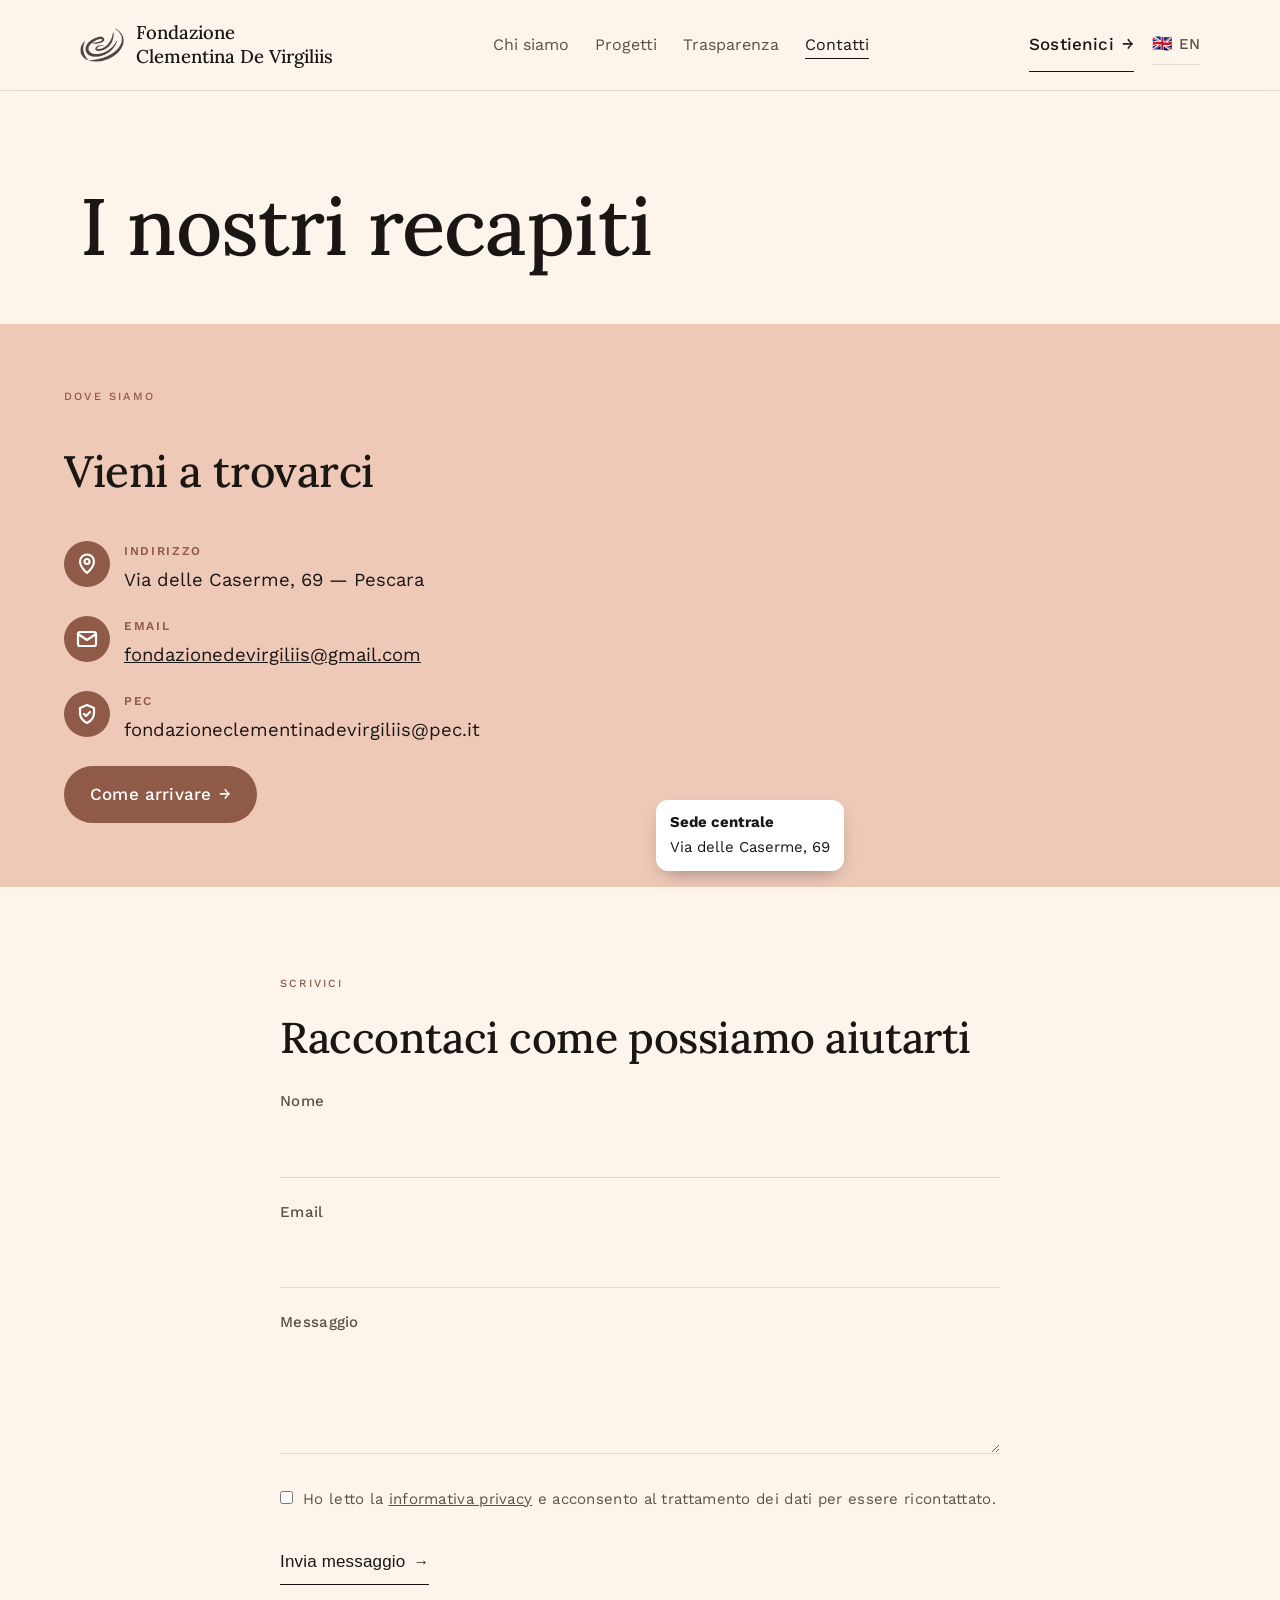
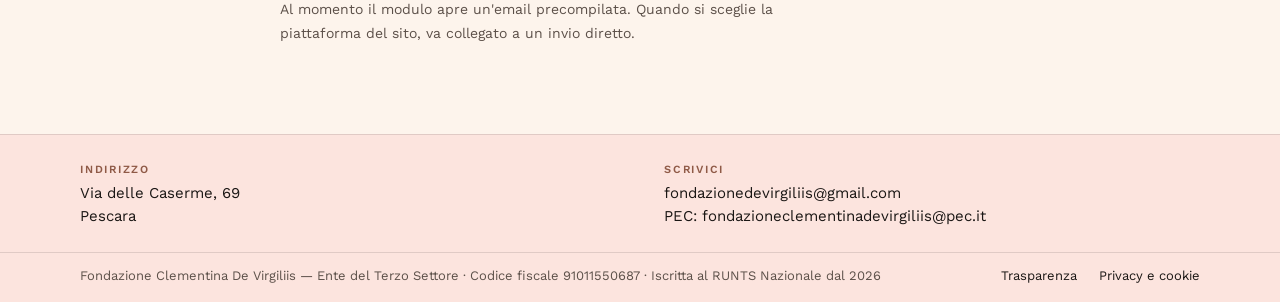
<file: contatti.html>
<!DOCTYPE html>
<html lang="it">
<head>
<meta charset="utf-8">
<meta name="viewport" content="width=device-width, initial-scale=1">
<title>Contatti — Fondazione Clementina De Virgiliis</title>
<meta name="description" content="Indirizzo, email, PEC e modulo di contatto della Fondazione Clementina De Virgiliis.">
<link rel="preconnect" href="https://fonts.googleapis.com">
<link rel="preconnect" href="https://fonts.gstatic.com" crossorigin>
<link href="https://fonts.googleapis.com/css2?family=Lora:wght@500;600;700&family=Work+Sans:wght@400;500;600&display=swap" rel="stylesheet">
<link rel="stylesheet" href="css/style.css">
</head>
<body>

<header>
  <nav class="wrap nav" aria-label="Principale">
    <a class="marchio" href="index.html">
      <img class="logo-mark" src="img/logo-icona-v2.png" alt="Logo della Fondazione Clementina De Virgiliis">
      <span class="marchio-testo">Fondazione<br>Clementina De&nbsp;Virgiliis</span>
    </a>
    <ul class="menu">
      <li><a href="chi-siamo.html" data-it="Chi siamo" data-en="About us">Chi siamo</a></li>
      <li><a href="progetti.html" data-it="Progetti" data-en="Projects">Progetti</a></li>
      <li><a href="trasparenza.html" data-it="Trasparenza" data-en="Transparency">Trasparenza</a></li>
      <li><a href="contatti.html" aria-current="page" data-it="Contatti" data-en="Contact">Contatti</a></li>
    </ul>
    <div class="nav-azioni">
      <a class="btn" href="index.html#sostienici" data-it="Sostienici" data-en="Support us">Sostienici</a>
      <button class="lang-switch" type="button" aria-label="Switch to English">
        <span class="bandiera">🇬🇧</span><span class="lang-label">EN</span>
      </button>
      <button class="hamburger" id="hamburger" aria-expanded="false" aria-controls="menu-mobile" aria-label="Apri il menu">
        <span></span>
      </button>
    </div>
  </nav>
</header>

<div class="menu-mobile" id="menu-mobile">
  <ul>
    <li><a href="index.html" data-it="Home" data-en="Home">Home</a></li>
    <li><a href="chi-siamo.html" data-it="Chi siamo" data-en="About us">Chi siamo</a></li>
    <li><a href="progetti.html" data-it="Progetti" data-en="Projects">Progetti</a></li>
    <li><a href="trasparenza.html" data-it="Trasparenza" data-en="Transparency">Trasparenza</a></li>
    <li><a href="contatti.html" data-it="Contatti" data-en="Contact">Contatti</a></li>
  </ul>
  <a class="btn" href="index.html#sostienici" data-it="Sostienici" data-en="Support us">Sostienici</a>
  <button class="lang-switch" type="button" aria-label="Switch to English">
    <span class="bandiera">🇬🇧</span><span class="lang-label">EN</span>
  </button>
</div>

<main>

<section class="cs-testata">
  <div class="wrap">
    <h1>I nostri recapiti</h1>
  </div>
</section>

<section class="ct-blocco">
  <div class="ct-dati">
    <p class="etichetta">Dove siamo</p>
    <h2>Vieni a trovarci</h2>
    <div class="ct-riga"><span class="ct-ic"><svg viewBox="0 0 24 24" fill="none" stroke="currentColor" stroke-width="2.2" stroke-linecap="round" stroke-linejoin="round" aria-hidden="true"><path d="M12 21s-7-6.2-7-11.5a7 7 0 0 1 14 0C19 14.8 12 21 12 21Z"/><circle cx="12" cy="9.5" r="2.5"/></svg></span><div><small>Indirizzo</small><span>Via delle Caserme, 69 — Pescara</span></div></div>
    <div class="ct-riga"><span class="ct-ic"><svg viewBox="0 0 24 24" fill="none" stroke="currentColor" stroke-width="2.2" stroke-linecap="round" stroke-linejoin="round" aria-hidden="true"><rect x="3" y="5" width="18" height="14" rx="2"/><path d="m3 7 9 6 9-6"/></svg></span><div><small>Email</small><span><a href="mailto:fondazionedevirgiliis@gmail.com">fondazionedevirgiliis@gmail.com</a></span></div></div>
    <div class="ct-riga"><span class="ct-ic"><svg viewBox="0 0 24 24" fill="none" stroke="currentColor" stroke-width="2.2" stroke-linecap="round" stroke-linejoin="round" aria-hidden="true"><path d="M12 3 5 6v5c0 4.5 3 8 7 10 4-2 7-5.5 7-10V6l-7-3Z"/><path d="m9 12 2 2 4-4"/></svg></span><div><small>PEC</small><span>fondazioneclementinadevirgiliis@pec.it</span></div></div>
    <a class="btn" href="https://www.google.com/maps/dir/?api=1&destination=Via+delle+Caserme+69,+Pescara" target="_blank" rel="noopener">Come arrivare</a>
  </div>
  <div class="ct-mappa"><iframe title="Mappa della sede centrale, Via delle Caserme 69, Pescara" loading="lazy" referrerpolicy="no-referrer-when-downgrade" src="https://www.google.com/maps?q=Via+delle+Caserme+69,+Pescara&output=embed"></iframe><div class="ct-tag"><b>Sede centrale</b><br>Via delle Caserme, 69</div></div>
</section>

<section class="appare ct-scrivici">
  <div class="wrap">
    <p class="etichetta">Scrivici</p>
    <h2>Raccontaci come possiamo aiutarti</h2>
    <form class="form" id="form-contatti">
        <label for="f-nome">Nome</label>
        <input type="text" id="f-nome" name="nome" required>

        <label for="f-email">Email</label>
        <input type="email" id="f-email" name="email" required>

        <label for="f-messaggio">Messaggio</label>
        <textarea id="f-messaggio" name="messaggio" required></textarea>

        <div class="consenso">
          <input type="checkbox" id="f-consenso" name="consenso" required>
          <label for="f-consenso" style="margin:0;font-weight:400">Ho letto la <a href="privacy.html" style="text-decoration:underline">informativa privacy</a> e acconsento al trattamento dei dati per essere ricontattato.</label>
        </div>

        <button class="btn" type="submit">Invia messaggio</button>
        <p style="margin-top:12px;font-size:14px;color:var(--nero-70)">Al momento il modulo apre un'email precompilata. Quando si sceglie la piattaforma del sito, va collegato a un invio diretto.</p>
      </form>
  </div>
</section>

</main>

<footer class="piede" id="contatti-footer">
  <div class="piede-corpo wrap">
    <div class="piede-colonna">
      <h3 data-it="Indirizzo" data-en="Address">Indirizzo</h3>
      <p>Via delle Caserme, 69<br>Pescara</p>
    </div>
    <div class="piede-colonna">
      <h3 data-it="Scrivici" data-en="Write to us">Scrivici</h3>
      <p><a href="mailto:fondazionedevirgiliis@gmail.com">fondazionedevirgiliis@gmail.com</a><br>
      PEC: fondazioneclementinadevirgiliis@pec.it</p>
    </div>
  </div>
  <div class="piede-coda">
    <div class="wrap piede-coda-in">
      <p data-it="Fondazione Clementina De Virgiliis — Ente del Terzo Settore · Codice fiscale 91011550687 · Iscritta al RUNTS Nazionale dal 2026" data-en="Fondazione Clementina De Virgiliis — Third Sector Entity · Tax code 91011550687 · Registered in the RUNTS (National) since 2026">Fondazione Clementina De Virgiliis — Ente del Terzo Settore · Codice fiscale 91011550687 · Iscritta al RUNTS Nazionale dal 2026</p>
      <p class="piede-legali"><a href="trasparenza.html" data-it="Trasparenza" data-en="Transparency">Trasparenza</a><a href="privacy.html" data-it="Privacy e cookie" data-en="Privacy and cookies">Privacy e cookie</a></p>
    </div>
  </div>
</footer>

<script src="js/traduzioni.js"></script>
<script src="js/script.js"></script>
</body>
</html>
</file>
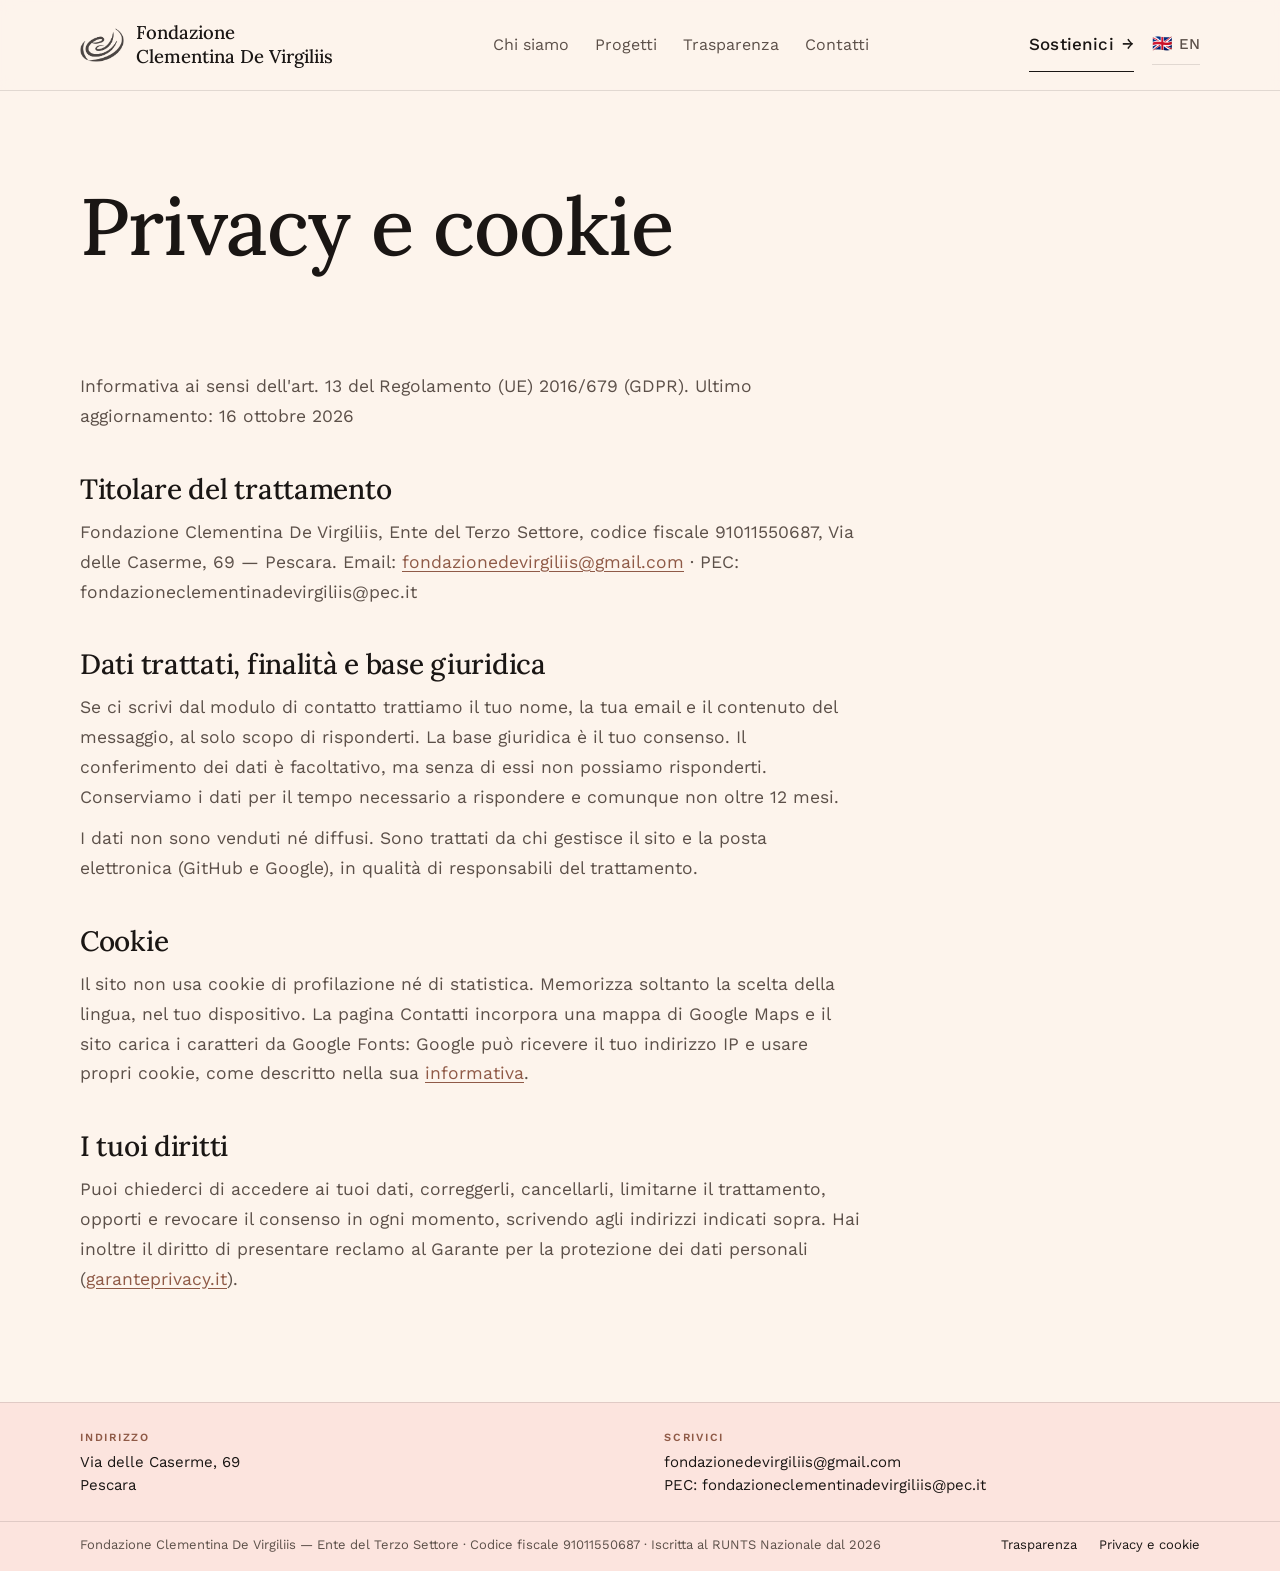
<file: privacy.html>
<!DOCTYPE html>
<html lang="it">
<head>
<meta charset="utf-8">
<meta name="viewport" content="width=device-width, initial-scale=1">
<title>Privacy e cookie — Fondazione Clementina De Virgiliis</title>
<meta name="description" content="Mission, natura giuridica e Consiglio di amministrazione della Fondazione Clementina De Virgiliis, Ente del Terzo Settore.">
<link rel="preconnect" href="https://fonts.googleapis.com">
<link rel="preconnect" href="https://fonts.gstatic.com" crossorigin>
<link href="https://fonts.googleapis.com/css2?family=Lora:wght@500;600;700&family=Work+Sans:wght@400;500;600&display=swap" rel="stylesheet">
<link rel="stylesheet" href="css/style.css">
</head>
<body>

<header>
  <nav class="wrap nav" aria-label="Principale">
    <a class="marchio" href="index.html">
      <img class="logo-mark" src="img/logo-icona-v2.png" alt="Logo della Fondazione Clementina De Virgiliis">
      <span class="marchio-testo">Fondazione<br>Clementina De&nbsp;Virgiliis</span>
    </a>
    <ul class="menu">
      <li><a href="chi-siamo.html" data-it="Chi siamo" data-en="About us">Chi siamo</a></li>
      <li><a href="progetti.html" data-it="Progetti" data-en="Projects">Progetti</a></li>
      <li><a href="trasparenza.html" data-it="Trasparenza" data-en="Transparency">Trasparenza</a></li>
      <li><a href="contatti.html" data-it="Contatti" data-en="Contact">Contatti</a></li>
    </ul>
    <div class="nav-azioni">
      <a class="btn" href="index.html#sostienici" data-it="Sostienici" data-en="Support us">Sostienici</a>
      <button class="lang-switch" type="button" aria-label="Switch to English">
        <span class="bandiera">🇬🇧</span><span class="lang-label">EN</span>
      </button>
      <button class="hamburger" id="hamburger" aria-expanded="false" aria-controls="menu-mobile" aria-label="Apri il menu">
        <span></span>
      </button>
    </div>
  </nav>
</header>

<div class="menu-mobile" id="menu-mobile">
  <ul>
    <li><a href="index.html" data-it="Home" data-en="Home">Home</a></li>
    <li><a href="chi-siamo.html" data-it="Chi siamo" data-en="About us">Chi siamo</a></li>
    <li><a href="progetti.html" data-it="Progetti" data-en="Projects">Progetti</a></li>
    <li><a href="trasparenza.html" data-it="Trasparenza" data-en="Transparency">Trasparenza</a></li>
    <li><a href="contatti.html" data-it="Contatti" data-en="Contact">Contatti</a></li>
  </ul>
  <a class="btn" href="index.html#sostienici" data-it="Sostienici" data-en="Support us">Sostienici</a>
  <button class="lang-switch" type="button" aria-label="Switch to English">
    <span class="bandiera">🇬🇧</span><span class="lang-label">EN</span>
  </button>
</div>

<main>

<section class="cs-testata">
  <div class="wrap">
    <h1>Privacy e cookie</h1>
  </div>
</section>

<section class="pv">
  <div class="wrap pv-corpo">
    <p class="pv-agg">Informativa ai sensi dell'art. 13 del Regolamento (UE) 2016/679 (GDPR). Ultimo aggiornamento: 16 ottobre 2026</p>

    <h2>Titolare del trattamento</h2>
    <p>Fondazione Clementina De Virgiliis, Ente del Terzo Settore, codice fiscale 91011550687, Via delle Caserme, 69 — Pescara. Email: <a href="mailto:fondazionedevirgiliis@gmail.com">fondazionedevirgiliis@gmail.com</a> · PEC: fondazioneclementinadevirgiliis@pec.it</p>

    <h2>Dati trattati, finalità e base giuridica</h2>
    <p>Se ci scrivi dal modulo di contatto trattiamo il tuo nome, la tua email e il contenuto del messaggio, al solo scopo di risponderti. La base giuridica è il tuo consenso. Il conferimento dei dati è facoltativo, ma senza di essi non possiamo risponderti. Conserviamo i dati per il tempo necessario a rispondere e comunque non oltre 12 mesi.</p>
    <p>I dati non sono venduti né diffusi. Sono trattati da chi gestisce il sito e la posta elettronica (GitHub e Google), in qualità di responsabili del trattamento.</p>

    <h2>Cookie</h2>
    <p>Il sito non usa cookie di profilazione né di statistica. Memorizza soltanto la scelta della lingua, nel tuo dispositivo. La pagina Contatti incorpora una mappa di Google Maps e il sito carica i caratteri da Google Fonts: Google può ricevere il tuo indirizzo IP e usare propri cookie, come descritto nella sua <a href="https://policies.google.com/privacy" target="_blank" rel="noopener">informativa</a>.</p>

    <h2>I tuoi diritti</h2>
    <p>Puoi chiederci di accedere ai tuoi dati, correggerli, cancellarli, limitarne il trattamento, opporti e revocare il consenso in ogni momento, scrivendo agli indirizzi indicati sopra. Hai inoltre il diritto di presentare reclamo al Garante per la protezione dei dati personali (<a href="https://www.garanteprivacy.it" target="_blank" rel="noopener">garanteprivacy.it</a>).</p>
  </div>
</section>

</main>

<footer class="piede" id="contatti">
  <div class="piede-corpo wrap">
    <div class="piede-colonna">
      <h3 data-it="Indirizzo" data-en="Address">Indirizzo</h3>
      <p>Via delle Caserme, 69<br>Pescara</p>
    </div>
    <div class="piede-colonna">
      <h3 data-it="Scrivici" data-en="Write to us">Scrivici</h3>
      <p><a href="mailto:fondazionedevirgiliis@gmail.com">fondazionedevirgiliis@gmail.com</a><br>
      PEC: fondazioneclementinadevirgiliis@pec.it</p>
    </div>
  </div>
  <div class="piede-coda">
    <div class="wrap piede-coda-in">
      <p data-it="Fondazione Clementina De Virgiliis — Ente del Terzo Settore · Codice fiscale 91011550687 · Iscritta al RUNTS Nazionale dal 2026" data-en="Fondazione Clementina De Virgiliis — Third Sector Entity · Tax code 91011550687 · Registered in the RUNTS (National) since 2026">Fondazione Clementina De Virgiliis — Ente del Terzo Settore · Codice fiscale 91011550687 · Iscritta al RUNTS Nazionale dal 2026</p>
      <p class="piede-legali"><a href="trasparenza.html" data-it="Trasparenza" data-en="Transparency">Trasparenza</a><a href="privacy.html" data-it="Privacy e cookie" data-en="Privacy and cookies">Privacy e cookie</a></p>
    </div>
  </div>
</footer>

<script src="js/traduzioni.js"></script>
<script src="js/script.js"></script>
</body>
</html>
</file>
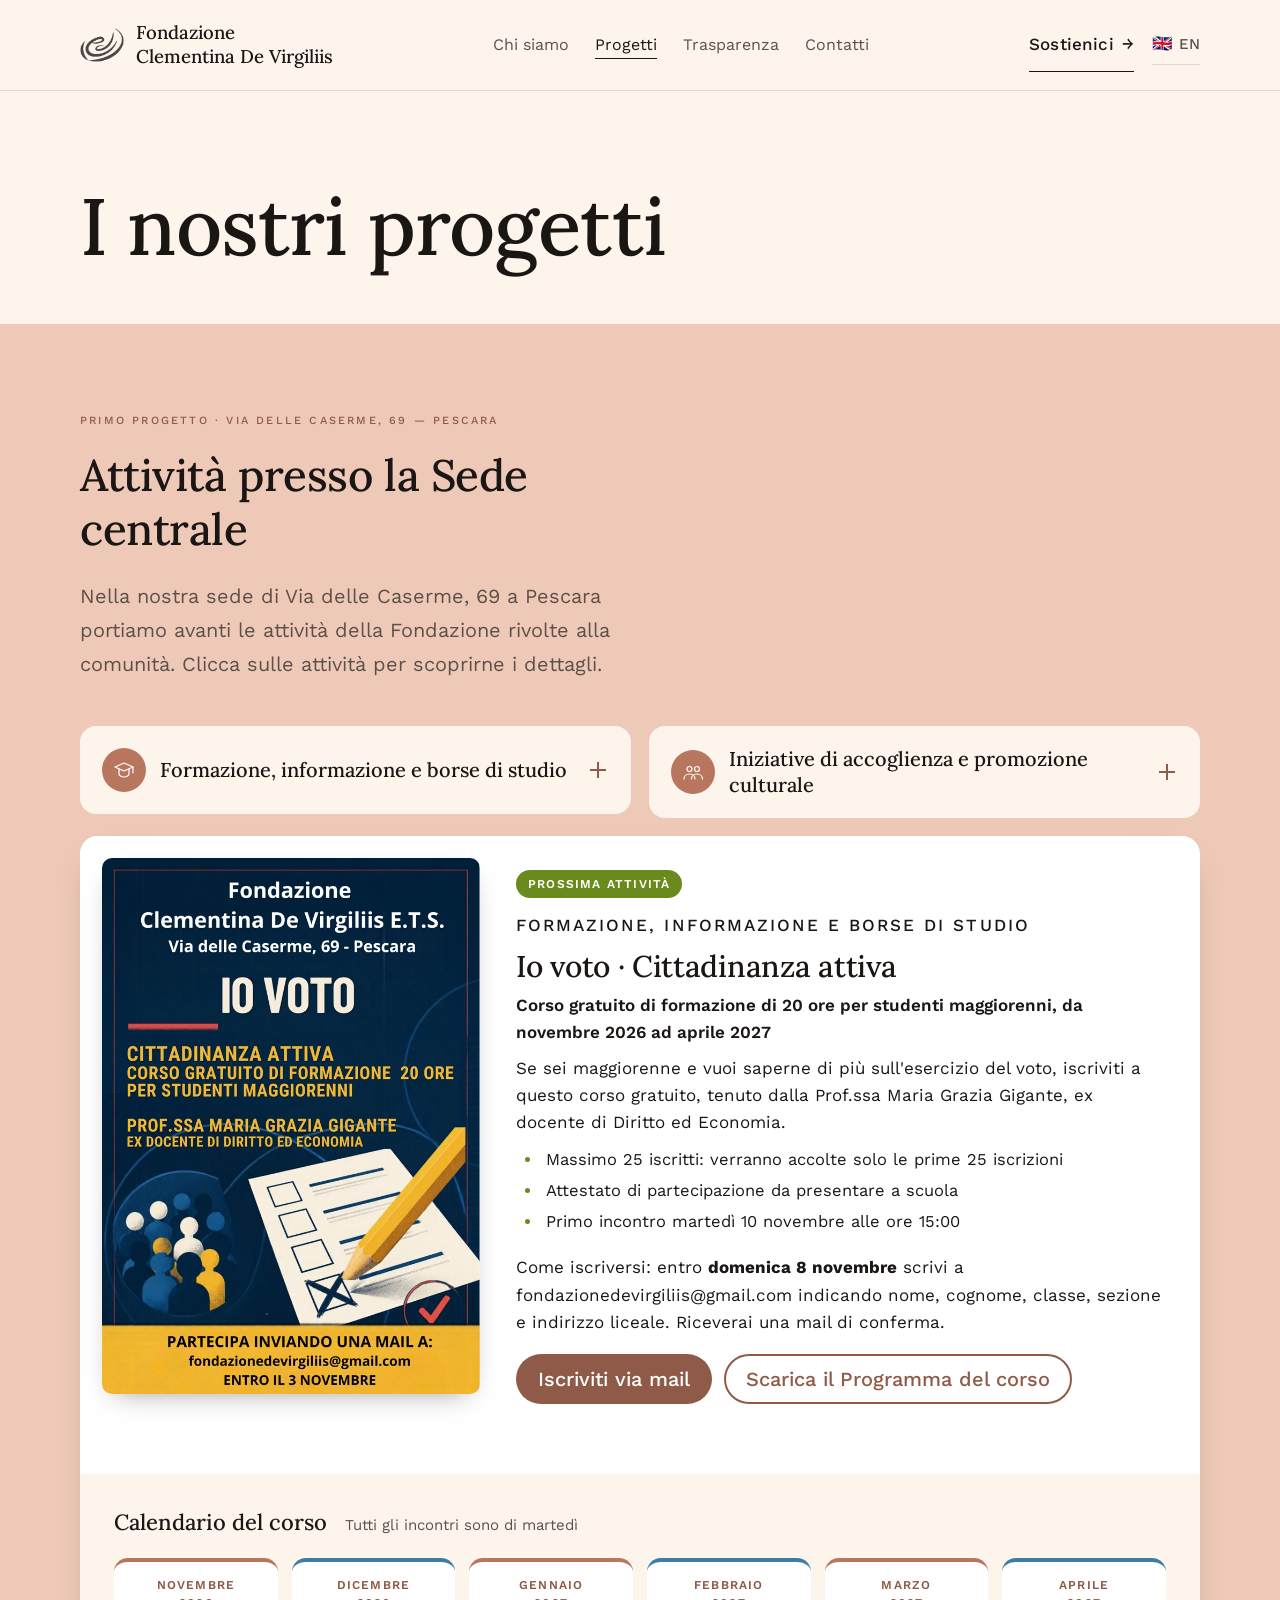
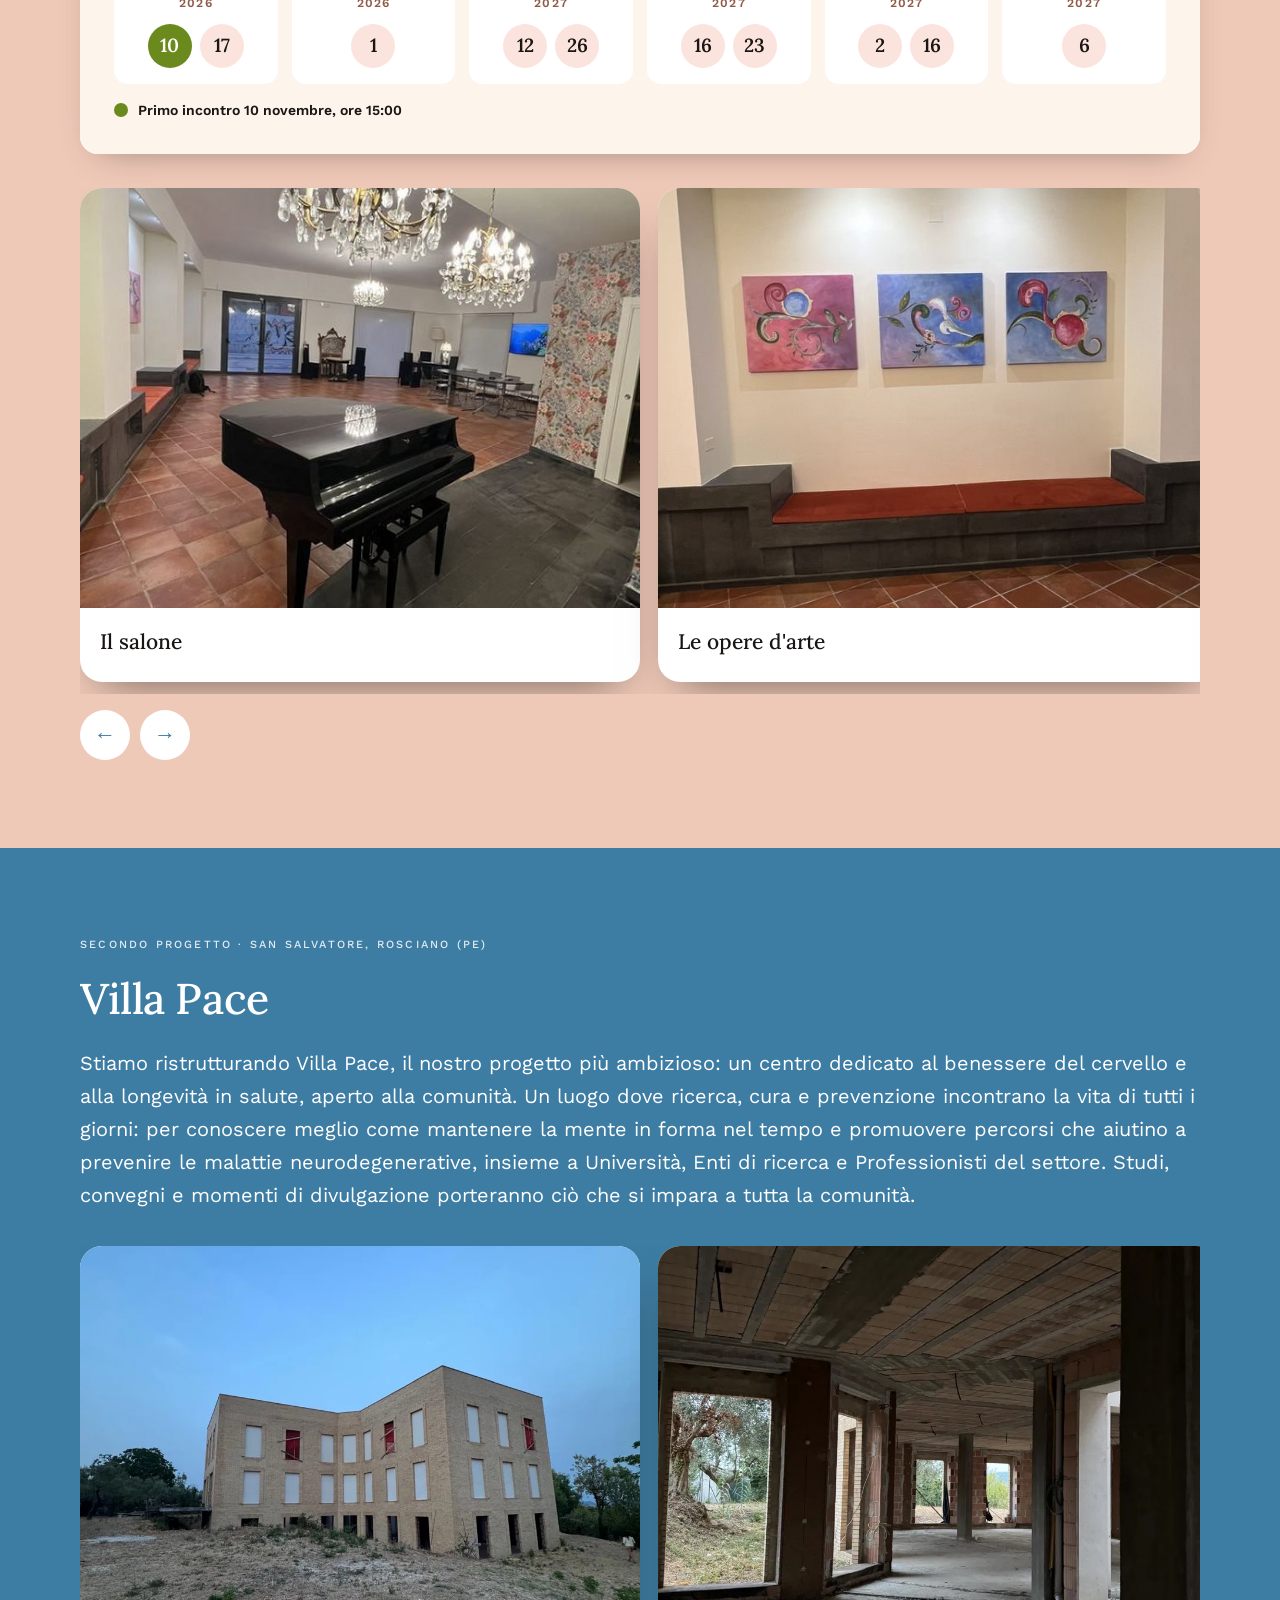
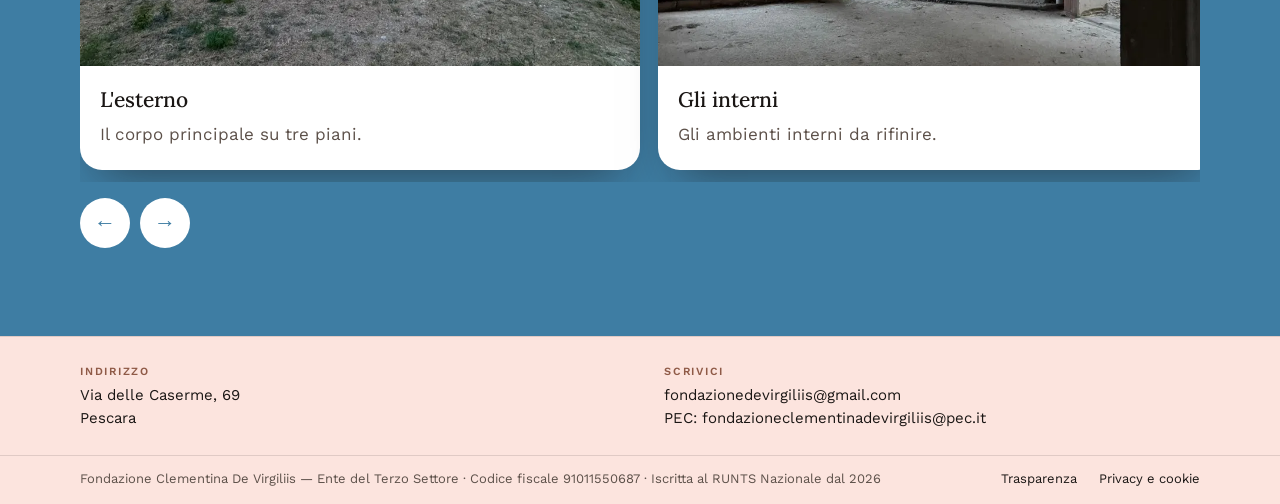
<file: progetti.html>
<!DOCTYPE html>
<html lang="it">
<head>
<meta charset="utf-8">
<meta name="viewport" content="width=device-width, initial-scale=1">
<title>Progetti — Fondazione Clementina De Virgiliis</title>
<meta name="description" content="Sede centrale e Villa Pace: i progetti della Fondazione Clementina De Virgiliis.">
<link rel="preconnect" href="https://fonts.googleapis.com">
<link rel="preconnect" href="https://fonts.gstatic.com" crossorigin>
<link href="https://fonts.googleapis.com/css2?family=Lora:wght@500;600;700&family=Work+Sans:wght@400;500;600&display=swap" rel="stylesheet">
<link rel="stylesheet" href="css/style.css">
</head>
<body>

<header>
  <nav class="wrap nav" aria-label="Principale">
    <a class="marchio" href="index.html">
      <img class="logo-mark" src="img/logo-icona-v2.png" alt="Logo della Fondazione Clementina De Virgiliis">
      <span class="marchio-testo">Fondazione<br>Clementina De&nbsp;Virgiliis</span>
    </a>
    <ul class="menu">
      <li><a href="chi-siamo.html" data-it="Chi siamo" data-en="About us">Chi siamo</a></li>
      <li><a href="progetti.html" aria-current="page" data-it="Progetti" data-en="Projects">Progetti</a></li>
      <li><a href="trasparenza.html" data-it="Trasparenza" data-en="Transparency">Trasparenza</a></li>
      <li><a href="contatti.html" data-it="Contatti" data-en="Contact">Contatti</a></li>
    </ul>
    <div class="nav-azioni">
      <a class="btn" href="index.html#sostienici" data-it="Sostienici" data-en="Support us">Sostienici</a>
      <button class="lang-switch" type="button" aria-label="Switch to English">
        <span class="bandiera">🇬🇧</span><span class="lang-label">EN</span>
      </button>
      <button class="hamburger" id="hamburger" aria-expanded="false" aria-controls="menu-mobile" aria-label="Apri il menu">
        <span></span>
      </button>
    </div>
  </nav>
</header>

<div class="menu-mobile" id="menu-mobile">
  <ul>
    <li><a href="index.html" data-it="Home" data-en="Home">Home</a></li>
    <li><a href="chi-siamo.html" data-it="Chi siamo" data-en="About us">Chi siamo</a></li>
    <li><a href="progetti.html" data-it="Progetti" data-en="Projects">Progetti</a></li>
    <li><a href="trasparenza.html" data-it="Trasparenza" data-en="Transparency">Trasparenza</a></li>
    <li><a href="contatti.html" data-it="Contatti" data-en="Contact">Contatti</a></li>
  </ul>
  <a class="btn" href="index.html#sostienici" data-it="Sostienici" data-en="Support us">Sostienici</a>
  <button class="lang-switch" type="button" aria-label="Switch to English">
    <span class="bandiera">🇬🇧</span><span class="lang-label">EN</span>
  </button>
</div>

<main>

<section class="cs-testata">
  <div class="wrap">
    <h1>I nostri progetti</h1>
  </div>
</section>

<section id="sede" class="pr-sede">
  <div class="wrap">
    <div class="pr-intro">
      <div>
        <p class="etichetta">Primo progetto · Via delle Caserme, 69 — Pescara</p>
        <h2>Attività presso la Sede centrale</h2>
        <p>Nella nostra sede di Via delle Caserme, 69 a Pescara portiamo avanti le attività della Fondazione rivolte alla comunità. Clicca sulle attività per scoprirne i dettagli.</p>
      </div>
    </div>
    <div class="pr-cards">
      <details class="pr-card">
        <summary><span class="pr-card-icona"><svg viewBox="0 0 48 48" fill="none" stroke="currentColor" stroke-width="2.4" stroke-linecap="round" stroke-linejoin="round" aria-hidden="true"><path d="M24 10 6 18l18 8 18-8-18-8Z"/><path d="M14 22v10c0 3 4.5 6 10 6s10-3 10-6V22"/><path d="M42 18v12"/></svg></span><span class="pr-card-nome">Formazione, informazione e borse di studio</span><span class="pr-card-segno" aria-hidden="true"></span></summary>
        <div class="pr-card-wrap"><div class="pr-card-inner"><div class="pr-card-corpo">
            <p>Organizziamo incontri, momenti di informazione e percorsi di formazione aperti a ragazzi, famiglie e persone della terza età: occasioni per conoscersi, confrontarsi e imparare gli uni dagli altri, costruendo relazioni e senso di comunità. Lavoriamo insieme a insegnanti, scuole di ogni ordine e grado e operatori del mondo sociosanitario, religioso e delle scienze psicopedagogiche, perché le competenze di ciascuno diventino patrimonio di tutti.<br>Sosteniamo inoltre le borse di studio, in collaborazione con Enti e Istituzioni che condividono i nostri obiettivi, per dare spazio a chi vuole studiare e raccontare: le ricerche e i racconti diventano pubblicazioni e materiali divulgativi, pensati per arrivare a tutta la comunità.</p>
        </div></div></div>
      </details>
      <details class="pr-card">
        <summary><span class="pr-card-icona"><svg viewBox="0 0 48 48" fill="none" stroke="currentColor" stroke-width="2.4" stroke-linecap="round" stroke-linejoin="round" aria-hidden="true"><circle cx="17" cy="18" r="5"/><circle cx="32" cy="18" r="5"/><path d="M6 38c0-6 5-10 11-10s11 4 11 10"/><path d="M21 38c0-6 5-10 11-10s11 4 11 10"/></svg></span><span class="pr-card-nome">Iniziative di accoglienza e promozione culturale</span><span class="pr-card-segno" aria-hidden="true"></span></summary>
        <div class="pr-card-wrap"><div class="pr-card-inner"><div class="pr-card-corpo">
            <p>Apriamo le porte della nostra sede a giovani e persone della terza età per momenti di accoglienza, intrattenimento, formazione e informazione: occasioni per ritrovarsi, fare qualcosa insieme e sentirsi parte di una comunità. Promuoviamo iniziative culturali e sociali che favoriscono l'inclusione, il benessere nelle relazioni e la partecipazione alla vita del territorio, perché stare bene insieme è anche il modo migliore per prevenire il disagio e la solitudine. Lavoriamo in rete con realtà del territorio e Istituzioni, per costruire proposte aperte e condivise.</p>
        </div></div></div>
      </details>
    </div>
    <article class="pr-nuovo" style="margin:18px 0 0">
      <a class="pr-nuovo-img" href="img/io-voto-volantino.jpg" target="_blank" rel="noopener"><img src="img/io-voto-volantino-small.jpg" alt="Volantino del corso Io voto: Cittadinanza attiva, corso gratuito di formazione di 20 ore per studenti maggiorenni" loading="lazy"></a>
      <div class="pr-nuovo-tx">
        <span class="pr-nuovo-badge" data-it="Prossima attività" data-en="Next activity">Prossima attività</span>
        <p class="pr-nuovo-rif" data-it="Formazione, informazione e borse di studio" data-en="Training, information and scholarships">Formazione, informazione e borse di studio</p>
        <h3 data-it="Io voto · Cittadinanza attiva" data-en="Io voto · Active citizenship">Io voto · Cittadinanza attiva</h3>
        <p class="pr-nuovo-data" data-it="Corso gratuito di formazione di 20 ore per studenti maggiorenni, da novembre 2026 ad aprile 2027" data-en="Free 20-hour training course for students of legal age, from November 2026 to April 2027">Corso gratuito di formazione di 20 ore per studenti maggiorenni, da novembre 2026 ad aprile 2027</p>
        <p data-it="Se sei maggiorenne e vuoi saperne di più sull'esercizio del voto, iscriviti a questo corso gratuito, tenuto dalla Prof.ssa Maria Grazia Gigante, ex docente di Diritto ed Economia." data-en="If you are of legal age and want to know more about exercising your right to vote, sign up for this free course, taught by Prof. Maria Grazia Gigante, former teacher of Law and Economics.">Se sei maggiorenne e vuoi saperne di più sull'esercizio del voto, iscriviti a questo corso gratuito, tenuto dalla Prof.ssa Maria Grazia Gigante, ex docente di Diritto ed Economia.</p>
        <ul class="pr-nuovo-fatti">
          <li data-it="Massimo 25 iscritti: verranno accolte solo le prime 25 iscrizioni" data-en="Maximum 25 participants: only the first 25 applications will be accepted">Massimo 25 iscritti: verranno accolte solo le prime 25 iscrizioni</li>
          <li data-it="Attestato di partecipazione da presentare a scuola" data-en="Certificate of participation to present at school">Attestato di partecipazione da presentare a scuola</li>
          <li data-it="Primo incontro martedì 10 novembre alle ore 15:00" data-en="First meeting on Tuesday 10 November at 3:00 pm">Primo incontro martedì 10 novembre alle ore 15:00</li>
        </ul>
        <p data-it="Come iscriversi: entro <b>domenica 8 novembre</b> scrivi a fondazionedevirgiliis@gmail.com indicando nome, cognome, classe, sezione e indirizzo liceale. Riceverai una mail di conferma." data-en="How to enrol: by <b>Sunday 8 November</b> write to fondazionedevirgiliis@gmail.com giving your first name, surname, class, section and school track. You will receive a confirmation email.">Come iscriversi: entro <b>domenica 8 novembre</b> scrivi a fondazionedevirgiliis@gmail.com indicando nome, cognome, classe, sezione e indirizzo liceale. Riceverai una mail di conferma.</p>
        <div class="pr-nuovo-azioni">
        <a class="pr-nuovo-btn" href="mailto:fondazionedevirgiliis@gmail.com?subject=Io voto - Cittadinanza attiva&body=Nome%3A%0ACognome%3A%0AClasse%3A%0ASezione%3A%0AIndirizzo%20liceale%3A%0A" data-it="Iscriviti via mail" data-en="Enrol by email">Iscriviti via mail</a>
        <a class="pr-nuovo-btn pr-nuovo-btn--vuoto" href="documenti/programma-io-voto.pdf" download data-it="Scarica il Programma del corso" data-en="Download the course programme">Scarica il Programma del corso</a>
        </div>
      </div>
      <div class="pr-calendario">
        <div class="pr-cal-testa"><h4 data-it="Calendario del corso" data-en="Course calendar">Calendario del corso</h4><p data-it="Tutti gli incontri sono di martedì" data-en="All meetings are on Tuesdays">Tutti gli incontri sono di martedì</p></div>
        <div class="pr-cal-mesi">
          <div class="cal-mese"><h5 data-it="Novembre<br>2026" data-en="November<br>2026">Novembre<br>2026</h5><ul><li class="primo"><b>10</b></li><li class=""><b>17</b></li></ul></div>
          <div class="cal-mese"><h5 data-it="Dicembre<br>2026" data-en="December<br>2026">Dicembre<br>2026</h5><ul><li class=""><b>1</b></li></ul></div>
          <div class="cal-mese"><h5 data-it="Gennaio<br>2027" data-en="January<br>2027">Gennaio<br>2027</h5><ul><li class=""><b>12</b></li><li class=""><b>26</b></li></ul></div>
          <div class="cal-mese"><h5 data-it="Febbraio<br>2027" data-en="February<br>2027">Febbraio<br>2027</h5><ul><li class=""><b>16</b></li><li class=""><b>23</b></li></ul></div>
          <div class="cal-mese"><h5 data-it="Marzo<br>2027" data-en="March<br>2027">Marzo<br>2027</h5><ul><li class=""><b>2</b></li><li class=""><b>16</b></li></ul></div>
          <div class="cal-mese"><h5 data-it="Aprile<br>2027" data-en="April<br>2027">Aprile<br>2027</h5><ul><li class=""><b>6</b></li></ul></div>
        </div>
        <p class="pr-cal-nota" data-it="Primo incontro 10 novembre, ore 15:00" data-en="First meeting 10 November, 3:00 pm">Primo incontro 10 novembre, ore 15:00</p>
      </div>
    </article>
    <div class="pr-car">
      <div class="pr-pista" id="pr-pista-sede">
        <figure>
          <img src="img/sede-centrale-1.jpg" alt="Il salone" loading="lazy">
          <figcaption><b>Il salone</b></figcaption>
        </figure>
        <figure>
          <img src="img/sede-centrale-2.jpg" alt="Le opere d'arte" loading="lazy">
          <figcaption><b>Le opere d'arte</b></figcaption>
        </figure>
        <figure>
          <img src="img/sede-centrale-3.jpg" alt="Il tavolo rotondo" loading="lazy">
          <figcaption><b>Il tavolo rotondo</b></figcaption>
        </figure>
        <figure>
          <img src="img/sede-centrale-5.jpg" alt="L'ingresso" loading="lazy">
          <figcaption><b>L'ingresso</b></figcaption>
        </figure>
      </div>
      <div class="pr-frecce" id="pr-frecce-sede">
        <button type="button" id="pr-ind-sede" aria-label="Foto precedente">&larr;</button>
        <button type="button" id="pr-avn-sede" aria-label="Foto successiva">&rarr;</button>
      </div>
    </div>
  </div>
</section>

<section id="villa-pace" class="pr-villa">
  <div class="wrap">
    <p class="etichetta">Secondo progetto · San Salvatore, Rosciano (PE)</p>
    <h2>Villa Pace</h2>
    <p class="pr-villa-testo">Stiamo ristrutturando Villa Pace, il nostro progetto più ambizioso: un centro dedicato al benessere del cervello e alla longevità in salute, aperto alla comunità. Un luogo dove ricerca, cura e prevenzione incontrano la vita di tutti i giorni: per conoscere meglio come mantenere la mente in forma nel tempo e promuovere percorsi che aiutino a prevenire le malattie neurodegenerative, insieme a Università, Enti di ricerca e Professionisti del settore. Studi, convegni e momenti di divulgazione porteranno ciò che si impara a tutta la comunità.</p>
    <div class="pr-car">
      <div class="pr-pista" id="pr-pista">
        <figure>
          <img src="img/villa-pace-esterno.webp" alt="Villa Pace, vista esterna" loading="lazy">
          <figcaption><b>L'esterno</b>Il corpo principale su tre piani.</figcaption>
        </figure>
        <figure>
          <img src="img/villa-pace-interno.webp" alt="Villa Pace, interno" loading="lazy">
          <figcaption><b>Gli interni</b>Gli ambienti interni da rifinire.</figcaption>
        </figure>
      </div>
      <div class="pr-frecce" id="pr-frecce">
        <button type="button" id="pr-ind" aria-label="Foto precedente">&larr;</button>
        <button type="button" id="pr-avn" aria-label="Foto successiva">&rarr;</button>
      </div>
    </div>
  </div>
</section>

</main>

<footer class="piede" id="contatti">
  <div class="piede-corpo wrap">
    <div class="piede-colonna">
      <h3 data-it="Indirizzo" data-en="Address">Indirizzo</h3>
      <p>Via delle Caserme, 69<br>Pescara</p>
    </div>
    <div class="piede-colonna">
      <h3 data-it="Scrivici" data-en="Write to us">Scrivici</h3>
      <p><a href="mailto:fondazionedevirgiliis@gmail.com">fondazionedevirgiliis@gmail.com</a><br>
      PEC: fondazioneclementinadevirgiliis@pec.it</p>
    </div>
  </div>
  <div class="piede-coda">
    <div class="wrap piede-coda-in">
      <p data-it="Fondazione Clementina De Virgiliis — Ente del Terzo Settore · Codice fiscale 91011550687 · Iscritta al RUNTS Nazionale dal 2026" data-en="Fondazione Clementina De Virgiliis — Third Sector Entity · Tax code 91011550687 · Registered in the RUNTS (National) since 2026">Fondazione Clementina De Virgiliis — Ente del Terzo Settore · Codice fiscale 91011550687 · Iscritta al RUNTS Nazionale dal 2026</p>
      <p class="piede-legali"><a href="trasparenza.html" data-it="Trasparenza" data-en="Transparency">Trasparenza</a><a href="privacy.html" data-it="Privacy e cookie" data-en="Privacy and cookies">Privacy e cookie</a></p>
    </div>
  </div>
</footer>

<script src="js/traduzioni.js"></script>
<script src="js/script.js"></script>
</body>
</html>
</file>
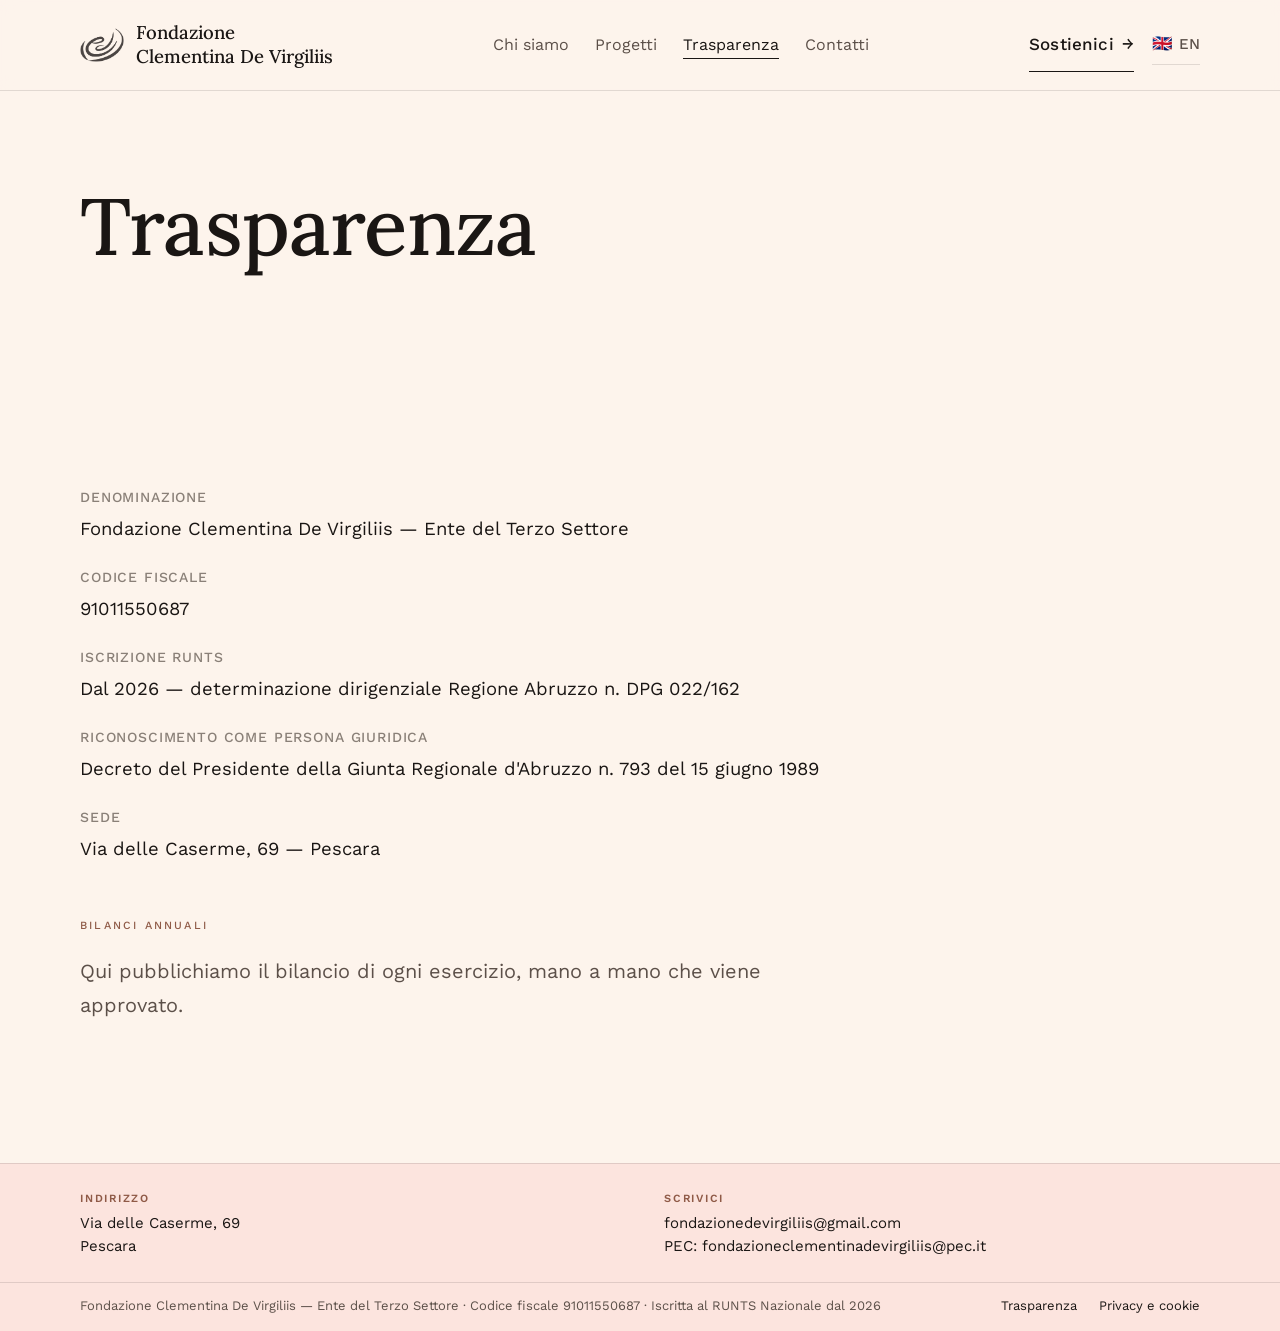
<file: trasparenza.html>
<!DOCTYPE html>
<html lang="it">
<head>
<meta charset="utf-8">
<meta name="viewport" content="width=device-width, initial-scale=1">
<title>Trasparenza — Fondazione Clementina De Virgiliis</title>
<meta name="description" content="Statuto, bilanci, codice fiscale e dati RUNTS della Fondazione Clementina De Virgiliis.">
<link rel="preconnect" href="https://fonts.googleapis.com">
<link rel="preconnect" href="https://fonts.gstatic.com" crossorigin>
<link href="https://fonts.googleapis.com/css2?family=Lora:wght@500;600;700&family=Work+Sans:wght@400;500;600&display=swap" rel="stylesheet">
<link rel="stylesheet" href="css/style.css">
</head>
<body>

<header>
  <nav class="wrap nav" aria-label="Principale">
    <a class="marchio" href="index.html">
      <img class="logo-mark" src="img/logo-icona-v2.png" alt="Logo della Fondazione Clementina De Virgiliis">
      <span class="marchio-testo">Fondazione<br>Clementina De&nbsp;Virgiliis</span>
    </a>
    <ul class="menu">
      <li><a href="chi-siamo.html" data-it="Chi siamo" data-en="About us">Chi siamo</a></li>
      <li><a href="progetti.html" data-it="Progetti" data-en="Projects">Progetti</a></li>
      <li><a href="trasparenza.html" aria-current="page" data-it="Trasparenza" data-en="Transparency">Trasparenza</a></li>
      <li><a href="contatti.html" data-it="Contatti" data-en="Contact">Contatti</a></li>
    </ul>
    <div class="nav-azioni">
      <a class="btn" href="index.html#sostienici" data-it="Sostienici" data-en="Support us">Sostienici</a>
      <button class="lang-switch" type="button" aria-label="Switch to English">
        <span class="bandiera">🇬🇧</span><span class="lang-label">EN</span>
      </button>
      <button class="hamburger" id="hamburger" aria-expanded="false" aria-controls="menu-mobile" aria-label="Apri il menu">
        <span></span>
      </button>
    </div>
  </nav>
</header>

<div class="menu-mobile" id="menu-mobile">
  <ul>
    <li><a href="index.html" data-it="Home" data-en="Home">Home</a></li>
    <li><a href="chi-siamo.html" data-it="Chi siamo" data-en="About us">Chi siamo</a></li>
    <li><a href="progetti.html" data-it="Progetti" data-en="Projects">Progetti</a></li>
    <li><a href="trasparenza.html" data-it="Trasparenza" data-en="Transparency">Trasparenza</a></li>
    <li><a href="contatti.html" data-it="Contatti" data-en="Contact">Contatti</a></li>
  </ul>
  <a class="btn" href="index.html#sostienici" data-it="Sostienici" data-en="Support us">Sostienici</a>
  <button class="lang-switch" type="button" aria-label="Switch to English">
    <span class="bandiera">🇬🇧</span><span class="lang-label">EN</span>
  </button>
</div>

<main>

<section class="cs-testata">
  <div class="wrap">
    <h1>Trasparenza</h1>
  </div>
</section>

<section class="appare">
  <div class="wrap">
    <dl class="scheda-dettaglio" style="margin-top:0">
      <dt>Denominazione</dt>
      <dd>Fondazione Clementina De Virgiliis — Ente del Terzo Settore</dd>
      <dt>Codice fiscale</dt>
      <dd>91011550687</dd>
      <dt>Iscrizione RUNTS</dt>
      <dd>Dal 2026 — determinazione dirigenziale Regione Abruzzo n. DPG 022/162</dd>
      <dt>Riconoscimento come persona giuridica</dt>
      <dd>Decreto del Presidente della Giunta Regionale d'Abruzzo n. 793 del 15 giugno 1989</dd>
      <dt>Sede</dt>
      <dd>Via delle Caserme, 69 — Pescara</dd>
    </dl>

    <p class="etichetta" style="margin-top:52px">Bilanci annuali</p>
    <p>Qui pubblichiamo il bilancio di ogni esercizio, mano a mano che viene approvato.</p>
  </div>
</section>

</main>

<footer class="piede" id="contatti">
  <div class="piede-corpo wrap">
    <div class="piede-colonna">
      <h3 data-it="Indirizzo" data-en="Address">Indirizzo</h3>
      <p>Via delle Caserme, 69<br>Pescara</p>
    </div>
    <div class="piede-colonna">
      <h3 data-it="Scrivici" data-en="Write to us">Scrivici</h3>
      <p><a href="mailto:fondazionedevirgiliis@gmail.com">fondazionedevirgiliis@gmail.com</a><br>
      PEC: fondazioneclementinadevirgiliis@pec.it</p>
    </div>
  </div>
  <div class="piede-coda">
    <div class="wrap piede-coda-in">
      <p data-it="Fondazione Clementina De Virgiliis — Ente del Terzo Settore · Codice fiscale 91011550687 · Iscritta al RUNTS Nazionale dal 2026" data-en="Fondazione Clementina De Virgiliis — Third Sector Entity · Tax code 91011550687 · Registered in the RUNTS (National) since 2026">Fondazione Clementina De Virgiliis — Ente del Terzo Settore · Codice fiscale 91011550687 · Iscritta al RUNTS Nazionale dal 2026</p>
      <p class="piede-legali"><a href="trasparenza.html" data-it="Trasparenza" data-en="Transparency">Trasparenza</a><a href="privacy.html" data-it="Privacy e cookie" data-en="Privacy and cookies">Privacy e cookie</a></p>
    </div>
  </div>
</footer>

<script src="js/traduzioni.js"></script>
<script src="js/script.js"></script>
</body>
</html>
</file>
<file: css/style.css>
/* ============================================================
   Fondazione Clementina De Virgiliis — sistema visivo del sito
   v3: stile minimale e arioso (ispirato a quotree.com),
   stessa palette terracotta/beige, molto più spazio e meno bordi.
   ============================================================ */

:root{
  --crema:#FDF4EC;
  --rosa:#FCE4DE;
  --terracotta:#B9765F;
  --terracotta-chiaro:#EFC9B8;
  --terracotta-scuro:#8F5A47;
  --verde:#7A9E1E;
  --verde-chiaro:#EAF1D9;
  --azzurro:#B7DFF5;
  --azzurro-chiaro:#E4F2FB;
  --azzurro-scuro:#3E7DA3;
  --nero:#1A1614;
  --nero-70:#5C5049;
  --nero-50:#8A8078;
  --linea:rgba(26,22,20,.12);
  --misura:64ch;
}

*{box-sizing:border-box;margin:0;padding:0}
html{scroll-behavior:smooth}
body{
  font-family:'Work Sans',system-ui,sans-serif;
  font-size:20px;
  line-height:1.72;
  color:var(--nero);
  background:var(--crema);
  -webkit-font-smoothing:antialiased;
  font-weight:400;
}
h1,h2,h3{font-family:'Lora',Georgia,serif;font-weight:500;line-height:1.22;letter-spacing:-.01em}
p{max-width:var(--misura);color:var(--nero-70)}
a{color:inherit}
img{max-width:100%;display:block}
ul{list-style:none}

.wrap{width:min(1120px,90vw);margin-inline:auto}
section{padding:clamp(72px,11vw,148px) 0}

/* accenno d'arco, molto più sobrio della pillola originale */
.arco{border-radius:32px 32px 4px 4px;overflow:hidden}

/* ---------- navigazione ---------- */
header{
  position:sticky;top:0;z-index:30;
  background:rgba(253,244,236,.92);
  backdrop-filter:blur(8px);
  border-bottom:1px solid var(--linea);
}
.nav{display:flex;align-items:center;justify-content:space-between;gap:20px;padding:18px 0}
.marchio{font-family:'Lora',serif;font-size:18.5px;font-weight:500;letter-spacing:0;text-decoration:none;display:flex;align-items:center;gap:12px;flex:none;color:var(--nero)}
.marchio-testo{display:block;line-height:1.28}
.logo-mark{width:44px;height:44px;flex:none;object-fit:contain}
.menu{display:flex;gap:26px;font-size:16px;flex-wrap:nowrap}
.menu a{text-decoration:none;padding:4px 0;color:var(--nero-70);border-bottom:1px solid transparent;transition:color .2s ease,border-color .2s ease;white-space:nowrap}
.menu a:hover,.menu a:focus-visible{color:var(--nero);border-bottom-color:var(--terracotta)}
.menu a[aria-current="page"]{color:var(--nero);border-bottom-color:var(--nero)}
.nav-azioni{display:flex;align-items:center;gap:18px}

/* pulsante hamburger, nascosto su desktop */
.hamburger{
  display:none;width:40px;height:40px;flex:none;
  border:none;background:none;cursor:pointer;
  padding:0;position:relative;
}
.hamburger span,.hamburger span::before,.hamburger span::after{
  content:"";position:absolute;left:8px;right:8px;height:1px;background:var(--nero);transition:transform .2s ease,opacity .2s ease;
}
.hamburger span{top:20px}
.hamburger span::before{top:-7px}
.hamburger span::after{top:7px}
.hamburger[aria-expanded="true"] span{background:transparent}
.hamburger[aria-expanded="true"] span::before{transform:translateY(7px) rotate(45deg)}
.hamburger[aria-expanded="true"] span::after{transform:translateY(-7px) rotate(-45deg)}

/* pannello menu mobile */
.menu-mobile{
  display:none;position:fixed;inset:0;top:0;z-index:29;
  background:var(--crema);padding:100px 28px 40px;
  overflow-y:auto;
}
.menu-mobile.aperto{display:block}
.menu-mobile ul{display:flex;flex-direction:column;gap:2px}
.menu-mobile a{
  display:block;font-family:'Lora',serif;font-size:28.5px;font-weight:500;
  text-decoration:none;padding:18px 2px;border-bottom:1px solid var(--linea);
}
.menu-mobile .btn{margin-top:32px;width:100%;text-align:center;font-size:17.5px;padding:18px}

/* ---------- pulsanti: testo con sottile sottolineatura, niente blocchi pieni ---------- */
.btn{
  display:inline-flex;align-items:center;gap:8px;
  font-size:17px;font-weight:500;letter-spacing:.01em;
  padding:12px 0;text-decoration:none;color:var(--nero);
  border:none;border-bottom:1px solid var(--nero);background:none;
  transition:color .2s ease,border-color .2s ease,gap .2s ease;
}
.btn::after{content:"→";font-size:15.5px;transition:transform .2s ease}
.btn:hover{color:var(--terracotta-scuro);border-color:var(--terracotta)}
.btn:hover::after{transform:translateX(3px)}
.btn--vuoto{color:var(--nero-70);border-color:var(--linea)}
.btn--vuoto:hover{color:var(--nero);border-color:var(--nero)}
:focus-visible{outline:2px solid var(--terracotta);outline-offset:4px}

/* ---------- testata di pagina interna ---------- */
.testata{background:var(--crema);padding:clamp(64px,9vw,120px) 0 clamp(48px,6vw,80px);border-bottom:1px solid var(--linea)}
.testata .occhiello{margin-bottom:18px}
.testata h1{font-size:clamp(39px,5.4vw,63px)}
.testata p{margin-top:18px;font-size:21px}

/* ---------- hero home: dipinto di sfondo (non alterato, sempre tutto visibile) + riquadro dentro la foto ---------- */
.hero{position:relative;overflow:hidden;background-color:var(--crema);isolation:isolate;min-height:clamp(620px,72vw,760px)}
.hero-sfondo{position:absolute;inset:0;width:100%;height:100%;object-fit:cover;object-position:center;z-index:-2}
.hero-pannello{
  background:var(--crema);
  border-radius:18px;
  max-width:520px;
  min-height:420px;
  margin-inline:auto;
  padding:clamp(32px,5vw,48px) clamp(26px,5vw,44px);
  box-shadow:0 16px 40px rgba(26,22,20,.3);
  text-align:center;
  display:flex;flex-direction:column;align-items:center;justify-content:center;
}
.hero-pannello h1{font-size:clamp(28px,3.4vw,39px);font-weight:500;text-wrap:balance;color:var(--nero)}
.hero-pannello .occhiello{font-size:13px;letter-spacing:.22em;text-transform:uppercase;color:var(--terracotta-scuro);font-weight:500;margin-bottom:14px}
.hero-pannello p{margin:16px auto 0;font-size:20px;color:var(--nero-70)}
.azioni{display:flex;gap:28px;flex-wrap:wrap;align-items:center}

/* ---------- logo e riquadro centrati sulla foto, bottoni fuori dal riquadro ---------- */
.hero-contenuto{
  position:absolute;inset:0;z-index:1;
  display:flex;flex-direction:column;align-items:center;justify-content:center;gap:18px;
  padding:clamp(16px,4vw,32px);max-width:none;
}
.hero-contenuto p{margin-inline:auto}
.azioni-hero{justify-content:center}
.azioni-hero .btn,
.azioni-hero .btn--vuoto{
  background:var(--crema);color:var(--terracotta-scuro);padding:10px 18px;border-radius:999px;
  border:none;border-bottom:none;box-shadow:0 10px 24px rgba(26,22,20,.22);
}
.azioni-hero .btn:hover,
.azioni-hero .btn--vuoto:hover{background:#fff;color:var(--terracotta-scuro)}
.hero-logo{width:min(150px,40%);height:auto;margin:0 auto 16px;display:block;animation:logo-respira 6s ease-in-out infinite}
@keyframes logo-respira{0%,100%{transform:scale(1)}50%{transform:scale(1.03)}}
@media (prefers-reduced-motion:reduce){.hero-logo{animation:none}}

/* ---------- fascia numeri: barra grafica con icone ---------- */
.fascia-numeri{background:var(--crema);padding:0}
.fascia-numeri .statistiche{margin:0;padding:clamp(44px,7vw,64px) 0;border:none}
.statistiche{display:grid;grid-template-columns:repeat(3,1fr);gap:clamp(28px,5vw,48px)}
.statistica{
  text-align:center;position:relative;
  padding-inline:clamp(12px,3vw,28px);
}
.statistica + .statistica::before{
  content:"";position:absolute;left:0;top:8px;bottom:8px;width:1px;
  background:var(--linea);
}
.statistica-icona{
  width:68px;height:68px;margin:0 auto 18px;border-radius:50%;
  display:flex;align-items:center;justify-content:center;
  box-shadow:0 10px 22px -8px rgba(26,22,20,.35);
}
.statistica-icona svg{width:30px;height:30px}
.statistica:nth-child(1) .statistica-icona{color:#fff;background:var(--terracotta-scuro)}
.statistica:nth-child(2) .statistica-icona{color:#fff;background:#6B8A1E}
.statistica:nth-child(3) .statistica-icona{color:#fff;background:#3E7DA3}
.statistica-numero{font-family:'Lora',serif;font-size:clamp(35px,4.4vw,48px);font-weight:600;color:var(--terracotta-scuro);font-variant-numeric:tabular-nums;line-height:1}
.statistica:nth-child(1) .statistica-numero{color:var(--terracotta-scuro)}
.statistica:nth-child(2) .statistica-numero{color:#6B8A1E}
.statistica:nth-child(3) .statistica-numero{color:#3E7DA3}
.statistica-testo{margin-top:10px;font-size:15.5px;color:var(--nero-70);max-width:220px;margin-inline:auto}
@media (max-width:720px){
  .statistiche{grid-template-columns:1fr;gap:32px}
  .statistica + .statistica::before{display:none}
  .statistica + .statistica{border-top:1px solid var(--linea);padding-top:28px}
}

/* ---------- blocchi di contenuto ---------- */
.etichetta{
  font-size:11px;letter-spacing:.2em;text-transform:uppercase;
  font-weight:500;color:var(--terracotta-scuro);margin-bottom:18px;
}
h2{font-size:clamp(30px,3.6vw,43px);margin-bottom:22px;color:var(--nero)}
h3{font-size:23px;margin-bottom:10px;color:var(--nero)}
.due{display:grid;grid-template-columns:1fr 1fr;gap:clamp(40px,6vw,80px)}
.due--chi-siamo{align-items:center}
.due--chi-siamo .foto{aspect-ratio:4/5}
.link-avanti{display:inline-flex;align-items:center;gap:7px;margin-top:16px;font-size:17px;font-weight:500;text-decoration:none;color:var(--nero);border-bottom:1px solid var(--linea);padding-bottom:2px;transition:border-color .2s ease,color .2s ease}
.link-avanti::after{content:"→";font-size:14.5px;transition:transform .2s ease}
.link-avanti:hover{border-color:var(--terracotta);color:var(--terracotta-scuro)}
.link-avanti:hover::after{transform:translateX(3px)}

/* ---------- progetti ---------- */
.progetti{background:var(--crema)}
.scheda{padding-top:0}
.scheda .foto{aspect-ratio:4/5;background:var(--rosa);margin-bottom:28px;
  display:grid;place-items:center;text-align:center;padding:24px}
.scheda .foto span{font-size:15.5px;color:var(--nero-70);max-width:24ch}
.scheda-dettaglio{margin-top:32px}
.scheda-dettaglio dt{font-weight:500;font-size:14px;letter-spacing:.06em;color:var(--nero-50);margin-top:20px;text-transform:uppercase}
.scheda-dettaglio dd{font-size:18.5px;margin-top:4px;color:var(--nero)}

#chi-siamo{background:var(--crema)}

/* ---------- attività (home): griglia leggera, niente card bordate ---------- */
.attivita{background:var(--crema)}
.griglia-attivita{display:grid;grid-template-columns:repeat(3,1fr);gap:clamp(36px,4vw,56px) clamp(28px,3vw,44px);margin-top:16px}
.attivita-card{padding-top:24px;border-top:1px solid var(--linea)}
.icona-cerchio{width:60px;height:60px;border-radius:50%;display:flex;align-items:center;justify-content:center;margin-bottom:18px}
.attivita-card .icona{width:28px;height:28px;margin-bottom:0;stroke:var(--terracotta-scuro)}
.attivita-card:nth-child(4n+1) .icona-cerchio{background:rgba(185,118,95,.18)}
.attivita-card:nth-child(4n+1) .icona{stroke:var(--terracotta-scuro)}
.attivita-card:nth-child(4n+2) .icona-cerchio{background:rgba(122,158,30,.16)}
.attivita-card:nth-child(4n+2) .icona{stroke:#5C7A17}
.attivita-card:nth-child(4n+3) .icona-cerchio{background:rgba(90,150,184,.2)}
.attivita-card:nth-child(4n+3) .icona{stroke:#3E7591}
.attivita-card:nth-child(4n+4) .icona-cerchio{background:rgba(217,139,110,.22)}
.attivita-card:nth-child(4n+4) .icona{stroke:#B9765F}
.attivita-card h3{font-size:20px;margin-bottom:8px;font-weight:500}
.attivita-card p{font-size:16.5px;color:var(--nero-70)}
.attivita-card:nth-child(7){grid-column:2 / 3}
@media (max-width:1100px){.attivita-card:nth-child(7){grid-column:auto}}
@media (max-width:860px){.griglia-attivita{grid-template-columns:1fr}}
@media (min-width:861px) and (max-width:1100px){.griglia-attivita{grid-template-columns:repeat(2,1fr)}}

/* ---------- attività (home): 4 box grafici, testo sempre visibile ---------- */
.griglia-attivita-box{display:grid;grid-template-columns:repeat(2,1fr);gap:22px;margin-top:16px}
@media (max-width:760px){.griglia-attivita-box{grid-template-columns:1fr}}
.attivita-box{
  background:#fff;border-radius:18px;border:1px solid var(--linea);
  padding:28px 28px 30px;transition:box-shadow .25s ease,border-color .25s ease,transform .25s ease;
}
.attivita-box:hover{box-shadow:0 16px 36px rgba(26,22,20,.1);border-color:transparent;transform:translateY(-3px)}
.attivita-box-testata{
  display:flex;align-items:center;gap:16px;margin-bottom:18px;padding-bottom:18px;
  border-bottom:1px solid var(--linea);
}
.attivita-box-icona{
  width:56px;height:56px;border-radius:50%;display:flex;align-items:center;justify-content:center;
  flex:none;
}
.attivita-box-icona svg{width:26px;height:26px}
.attivita-box h3{font-size:19px;font-weight:500;color:var(--nero);line-height:1.3}
.attivita-box:nth-child(4n+1) .attivita-box-icona{background:rgba(185,118,95,.16);color:var(--terracotta-scuro)}
.attivita-box:nth-child(4n+2) .attivita-box-icona{background:rgba(122,158,30,.16);color:#5C7A17}
.attivita-box:nth-child(4n+3) .attivita-box-icona{background:rgba(90,150,184,.2);color:#3E7591}
.attivita-box:nth-child(4n+4) .attivita-box-icona{background:rgba(217,139,110,.22);color:#B9765F}
.attivita-box p{font-size:17px;color:var(--nero-70)}
@media (prefers-reduced-motion:reduce){.attivita-box{transition:none}}

/* ---------- storia ---------- */
.storia{background:var(--crema);text-align:center}
.storia p{margin-inline:auto;font-size:22px}
.timeline{max-width:740px;margin:0 auto;position:relative;padding-left:4px;--progresso-linea:0}
.timeline::before{
  content:"";position:absolute;left:104px;top:10px;bottom:10px;width:1px;
  background:var(--linea);
}
.timeline::after{
  content:"";position:absolute;left:104px;top:10px;width:1px;
  height:calc((100% - 20px) * var(--progresso-linea));
  background:var(--terracotta);transform-origin:top;
}
.tappa{
  display:grid;grid-template-columns:100px 1fr;gap:28px;text-align:left;
  padding:32px 0;position:relative;
  opacity:0;transform:translateY(20px);transition:opacity .7s ease,transform .7s ease;
}
.tappa.visibile{opacity:1;transform:none}
.tappa::after{
  content:"";position:absolute;left:100px;top:41px;width:7px;height:7px;
  border-radius:50%;background:var(--terracotta);
}
.tappa .anno{font-family:'Lora',serif;font-weight:500;font-size:26.5px;color:var(--nero);padding-top:2px}
.tappa .anno.vuoto{color:var(--nero-50);font-style:italic;font-size:20px}
.tappa .corpo{background:var(--crema);position:relative;z-index:1}
.tappa .corpo p{font-size:18px}

/* ---------- sostienici ---------- */
.sostienici{background:var(--terracotta);position:relative}
.sostienici .pannello{padding-top:12px}
.cf{
  display:flex;align-items:center;gap:20px;flex-wrap:wrap;
  border-top:1px solid var(--linea);border-bottom:1px solid var(--linea);
  padding:24px 0;margin:28px 0 0;
}
.cf strong{font-size:31px;letter-spacing:.04em;font-weight:500;font-family:'Lora',serif}
.copia{font:inherit;font-size:16px;font-weight:500;cursor:pointer;background:none;color:var(--nero);border:none;border-bottom:1px solid var(--nero);padding:0 0 2px;transition:color .2s ease,border-color .2s ease}
.copia:hover{color:var(--terracotta-scuro);border-color:var(--terracotta)}
.esito{font-size:16px;color:var(--verde);min-height:1.2em}
.modi{display:grid;gap:clamp(40px,5vw,64px);margin-top:24px}
.modo{padding-top:36px;border-top:1px solid var(--linea)}
.modo:first-child{border-top:none;padding-top:0}

/* ---------- contatti / trasparenza ---------- */
.recapiti-pagina{display:grid;grid-template-columns:repeat(2,1fr);gap:clamp(40px,6vw,80px)}
.mappa{aspect-ratio:16/10;background:var(--rosa);display:grid;place-items:center;text-align:center;padding:24px;margin-top:40px;opacity:.7}
.mappa span{font-size:15.5px;max-width:26ch}
.documenti{margin-top:20px}
.documenti li{padding:16px 0;border-top:1px solid var(--linea)}
.documenti li:first-child{border-top:none}
.form label{display:block;font-size:15px;font-weight:500;letter-spacing:.02em;margin:22px 0 8px;color:var(--nero-70)}
.form input,.form textarea{
  width:100%;font:inherit;font-size:17.5px;padding:12px 0;
  border:none;border-bottom:1px solid var(--linea);background:none;color:var(--nero);
  border-radius:0;
}
.form input:focus,.form textarea:focus{outline:none;border-color:var(--terracotta)}
.form textarea{min-height:110px;resize:vertical}
.form .consenso{display:flex;align-items:flex-start;gap:10px;margin-top:22px}
.form .consenso input{width:auto;margin-top:4px}
.form button{margin-top:28px}

/* ---------- foto reali: leggero zoom al passaggio del mouse ---------- */
.foto{position:relative;overflow:hidden}
.foto img{width:100%;height:100%;object-fit:cover;display:block;transition:transform .6s cubic-bezier(.2,.7,.2,1)}
.foto:hover img{transform:scale(1.045)}
.scheda .foto:has(img){padding:0;display:block;background:none}
@media (prefers-reduced-motion:reduce){.foto img{transition:none}.foto:hover img{transform:none}}

/* ---------- footer chiaro e minimale ---------- */
footer{background:var(--crema);color:var(--nero-70);padding:clamp(72px,8vw,110px) 0 30px;border-top:1px solid var(--linea)}
footer a{color:var(--nero)}
.recapiti{display:grid;grid-template-columns:repeat(2,1fr);gap:36px;margin-bottom:48px}
.recapiti h3{font-family:'Work Sans',sans-serif;font-size:11px;font-weight:500;letter-spacing:.16em;text-transform:uppercase;margin-bottom:12px;color:var(--nero-50)}
.recapiti p{font-size:18px;word-break:break-word;color:var(--nero-70)}
.coda{border-top:1px solid var(--linea);padding-top:24px;font-size:15px;display:flex;justify-content:space-between;gap:20px;flex-wrap:wrap;color:var(--nero-50)}
.coda a{margin-right:18px;color:var(--nero-50)}
.coda a:hover{color:var(--nero)}

/* ---------- segnaposto dei dati mancanti ---------- */
.dv{background:#FBD9CF;color:#7C3F2E;font-weight:500;padding:1px 6px;font-size:.92em}

/* ---------- comparsa allo scroll ---------- */
.appare{opacity:0;transform:translateY(16px);transition:opacity .7s ease,transform .7s ease}
.appare.visibile{opacity:1;transform:none}
@media (prefers-reduced-motion:reduce){
  .appare{opacity:1;transform:none;transition:none}
  html{scroll-behavior:auto}
}

/* ---------- telefono ---------- */
@media (max-width:860px){
  .menu{display:none}
  .nav-azioni .btn{display:none}
  .hamburger{display:block}
  .hero .griglia,.due,.recapiti,.recapiti-pagina{grid-template-columns:1fr}
  .paesaggio{order:-1;width:min(100%,320px)}
  .tappa{grid-template-columns:76px 1fr}
  .timeline::before{left:80px}
  .tappa::after{left:76px}
  body{font-size:20px}
}

/* ---------- selettore lingua ---------- */
.lang-switch{
  display:flex;align-items:center;gap:6px;
  border:none;background:none;cursor:pointer;
  padding:6px 0;font:inherit;font-size:15px;font-weight:500;color:var(--nero-70);
  border-bottom:1px solid var(--linea);
}
.lang-switch:hover{color:var(--nero);border-color:var(--nero)}
.lang-switch .bandiera{font-size:16.5px;line-height:1}
.menu-mobile .lang-switch{width:100%;justify-content:center;margin-top:18px;padding:14px;border:1px solid var(--linea)}

/* ---------- pannello villa pace nella storia ---------- */
.villa-pace-box{
  margin-top:56px;padding-top:44px;border-top:1px solid var(--linea);
  text-align:left;
}
.villa-pace-box h3{margin-bottom:12px}

/* ---------- sezione trasparenza in home ---------- */
.trasparenza-home{background:var(--crema)}

/* ---------- progetti: due filoni + attività linkabili ---------- */
.filone{margin-top:12px}
.filone + .filone{margin-top:80px;padding-top:64px;border-top:1px solid var(--linea)}
.attivita-link-griglia{display:grid;grid-template-columns:repeat(3,1fr);gap:1px;background:var(--linea);margin-top:36px;border-top:1px solid var(--linea);border-bottom:1px solid var(--linea)}
.attivita-link{
  display:block;padding:28px 26px;background:var(--crema);
  text-decoration:none;color:var(--nero);transition:background .2s ease;
}
.attivita-link:hover{background:var(--rosa)}
.attivita-link .nome{font-family:'Lora',serif;font-weight:500;font-size:18.5px;display:block;margin-bottom:8px}
.attivita-link .riga{font-size:15.5px;color:var(--nero-70)}
@media (max-width:860px){.attivita-link-griglia{grid-template-columns:1fr}}
@media (min-width:861px) and (max-width:1100px){.attivita-link-griglia{grid-template-columns:repeat(2,1fr)}}

.attivita-dettaglio{margin-top:72px;padding-top:56px;border-top:1px solid var(--linea)}
.attivita-dettaglio + .attivita-dettaglio{margin-top:0}

/* ---------- accordion attività (Progetti): si apre sul posto, niente salti ---------- */
.accordion{margin-top:36px;border-top:1px solid var(--linea)}
.accordion-item{border-bottom:1px solid var(--linea)}
.accordion-item summary{
  list-style:none;cursor:pointer;display:flex;align-items:center;justify-content:space-between;
  gap:24px;padding:28px 2px;
}
.accordion-item summary::-webkit-details-marker{display:none}
.accordion-item summary::marker{content:""}
.accordion-titoli{display:flex;flex-direction:column;gap:6px}
.accordion-nome{font-family:'Lora',serif;font-weight:500;font-size:20.5px;color:var(--nero)}
.accordion-riga{font-size:16px;color:var(--nero-70)}
.accordion-segno{
  font-size:24px;font-weight:400;color:var(--terracotta);flex:none;
  transition:transform .35s ease;line-height:1;
}
.accordion-item[open] .accordion-segno{transform:rotate(45deg)}
.accordion-item .accordion-wrap{display:grid;grid-template-rows:0fr;transition:grid-template-rows .4s ease}
.accordion-item[open] .accordion-wrap{grid-template-rows:1fr}
.accordion-item .accordion-inner{overflow:hidden}
.accordion-item .accordion-corpo{padding:0 2px 32px}
.accordion-item .accordion-corpo p{font-size:17.5px}
@media (prefers-reduced-motion:reduce){
  .accordion-item .accordion-wrap{transition:none}
}

/* ---------- Opzione C: blocchi pieni e saturi a rotazione, stile editoriale ---------- */
.attivita{background:var(--terracotta-chiaro)}

.progetti{background:var(--azzurro-scuro)}
.progetti .etichetta,
.progetti h2,
.progetti h3,
.progetti p{color:#fff}
.progetti .etichetta{opacity:.85}
.progetti .dv{background:rgba(255,255,255,.22);color:#fff}
.progetti .link-avanti{color:#fff;border-bottom-color:rgba(255,255,255,.5)}
.progetti .link-avanti:hover{color:#fff;border-color:#fff}

.storia{background:var(--terracotta-chiaro)}

/* ---------- Opzione C: CTA finale "Sostienici" come blocco pieno terracotta ---------- */
.sostienici,
.sostienici .etichetta,
.sostienici h2,
.sostienici p,
.sostienici .cf strong{color:#fff}
.sostienici .dv{background:rgba(255,255,255,.22);color:#fff}
.sostienici .copia{color:#fff;border-bottom-color:rgba(255,255,255,.7)}
.sostienici .copia:hover{color:#fff;border-color:#fff}
.sostienici .cf{border-top-color:rgba(255,255,255,.3);border-bottom-color:rgba(255,255,255,.3)}
.sostienici .link-avanti{color:#fff;border-bottom-color:rgba(255,255,255,.5)}
.sostienici .link-avanti:hover{color:#fff;border-color:#fff}


/* ---------- attività: elenco a sinistra + scheda colorata a destra ---------- */
.attivita-lato{display:grid;grid-template-columns:minmax(0,5fr) minmax(0,7fr);gap:24px;align-items:stretch;margin-top:16px}
.attivita-voci{display:flex;flex-direction:column;gap:12px}
.attivita-voce{display:flex;align-items:center;gap:16px;text-align:left;font:inherit;color:var(--nero);cursor:pointer;background:rgba(255,255,255,.45);border:2px solid transparent;border-radius:16px;padding:16px 18px;transition:background .2s ease,border-color .2s ease}
.attivita-voce:hover{background:rgba(255,255,255,.75)}
.attivita-voce[aria-selected="true"]{background:#fff;border-color:var(--c)}
.attivita-voce:focus-visible{outline:3px solid var(--nero);outline-offset:2px}
.attivita-voce-icona{width:48px;height:48px;border-radius:50%;padding:11px;flex:none;color:#fff;background:var(--c);display:flex}
.attivita-voce-icona svg,.attivita-pannello-icona svg{width:100%;height:100%}
.attivita-voce-nome{font-family:'Lora',Georgia,serif;font-weight:500;font-size:19px;line-height:1.3}
.attivita-voce:nth-child(1),.attivita-pannello:nth-child(1){--c:#6B8A1E}
.attivita-voce:nth-child(2),.attivita-pannello:nth-child(2){--c:#3E7DA3}
.attivita-voce:nth-child(3),.attivita-pannello:nth-child(3){--c:#B9765F}
.attivita-voce:nth-child(4),.attivita-pannello:nth-child(4){--c:#8F5A47}
.attivita-pannelli{display:grid}
.attivita-pannello{grid-area:1/1;background:var(--c);color:#fff;border-radius:20px;padding:clamp(26px,4vw,44px);display:flex;flex-direction:column;gap:16px;box-shadow:0 18px 40px -18px rgba(26,22,20,.45)}
.attivita-pannello[hidden]{display:flex;visibility:hidden}
.attivita-pannello-icona{width:72px;height:72px;border-radius:50%;background:rgba(255,255,255,.2);padding:17px;display:flex}
.attivita-pannello h3{font-size:clamp(24px,2.8vw,32px);line-height:1.25;font-weight:500;color:#fff;margin:0}
.attivita-pannello p{font-size:18px;line-height:1.7;color:#fff;max-width:none}
@media (max-width:860px){.attivita-lato{grid-template-columns:1fr}}


/* ---------- Sostienici (home): più grafica, con due carte ---------- */
.sostienici{overflow:hidden;isolation:isolate}
.sostienici::before,.sostienici::after{content:"";position:absolute;border-radius:50%;z-index:-1;pointer-events:none}
.sostienici::before{width:460px;height:460px;right:-120px;top:-160px;background:rgba(255,255,255,.09)}
.sostienici::after{width:320px;height:320px;left:-110px;bottom:-140px;background:rgba(143,90,71,.35)}
.sost-griglia{display:grid;grid-template-columns:minmax(0,5fr) minmax(0,6fr);gap:clamp(32px,5vw,72px);align-items:center}
.sostienici .sost-testo h2{font-size:clamp(34px,4.6vw,54px);line-height:1.12;margin-bottom:22px}
.sostienici .sost-lead{font-size:21px;line-height:1.6;max-width:30ch}
.sostienici .sost-link{display:inline-flex;align-items:center;gap:10px;margin-top:30px;background:var(--crema);color:var(--terracotta-scuro);font-weight:500;font-size:17px;text-decoration:none;padding:14px 26px;border-radius:999px;box-shadow:0 14px 28px -12px rgba(26,22,20,.5);transition:transform .2s ease,background .2s ease}
.sostienici .sost-link:hover{background:#fff;transform:translateY(-2px)}
.sost-carte{display:flex;flex-direction:column;gap:18px}
.sostienici .sost-carta{border-radius:22px;padding:clamp(22px,3vw,32px);box-shadow:0 22px 44px -22px rgba(26,22,20,.6)}
.sost-carta--chiara{background:var(--crema)}
.sost-carta--scura{background:var(--terracotta-scuro)}
.sost-carta-testa{display:flex;align-items:center;gap:14px}
.sost-icona{width:48px;height:48px;border-radius:50%;padding:11px;display:flex;flex:none}
.sost-icona svg{width:100%;height:100%}
.sost-carta--chiara .sost-icona{background:var(--terracotta);color:#fff}
.sost-carta--scura .sost-icona{background:rgba(255,255,255,.18);color:#fff}
.sostienici .sost-carta h3{font-size:24px;margin:0}
.sostienici .sost-carta--chiara h3{color:var(--nero)}
.sostienici .sost-carta--scura h3{color:#fff}
.sostienici .sost-etichetta-dato{margin:22px 0 4px;font-size:13px;letter-spacing:.14em;text-transform:uppercase;font-weight:500}
.sostienici .sost-carta--chiara .sost-etichetta-dato{color:var(--terracotta-scuro)}
.sostienici .sost-carta--scura .sost-etichetta-dato{color:rgba(255,255,255,.8)}
.sostienici .sost-dato{display:block;font-family:'Lora',Georgia,serif;font-weight:500;font-size:clamp(34px,4.4vw,46px);letter-spacing:.03em;line-height:1.15;font-variant-numeric:tabular-nums;overflow-wrap:anywhere}
.sostienici .sost-dato--iban{font-size:clamp(15px,4.1vw,26px);letter-spacing:.03em;white-space:nowrap}
.sostienici .sost-carta--chiara .sost-dato{color:var(--nero)}
.sostienici .sost-carta--scura .sost-dato{color:#fff}
.sost-azione{display:flex;align-items:center;gap:14px;flex-wrap:wrap;margin-top:20px}
.sostienici .sost-copia{font-size:16px;font-weight:500;padding:11px 22px;border-radius:999px;border:0;transition:transform .2s ease,background .2s ease}
.sostienici .sost-carta--chiara .sost-copia{background:var(--terracotta);color:#fff}
.sostienici .sost-carta--chiara .sost-copia:hover{background:var(--terracotta-scuro);color:#fff}
.sostienici .sost-carta--scura .sost-copia{background:var(--crema);color:var(--terracotta-scuro)}
.sostienici .sost-carta--scura .sost-copia:hover{background:#fff;color:var(--terracotta-scuro)}
.sostienici .sost-copia:focus-visible{outline:3px solid var(--nero);outline-offset:2px}
.sostienici .sost-carta--chiara .esito{color:#5C7A17}
.sostienici .sost-carta--scura .esito{color:#fff}
@media (max-width:860px){.sost-griglia{grid-template-columns:1fr}.sostienici .sost-lead{max-width:none}}


/* ============ Pagina Chi siamo ============ */
.cs-testata{background:var(--crema);padding:clamp(48px,7vw,88px) 0 clamp(32px,5vw,56px)}
.cs-testata h1{font-size:clamp(44px,7vw,80px);line-height:1.04;margin-top:6px}
.cs-sottotitolo{font-family:'Lora',Georgia,serif;font-size:clamp(22px,2.8vw,30px);color:var(--terracotta-scuro);margin-top:16px}

.cs-mission{background:var(--rosa);padding:clamp(56px,8vw,104px) 0}
.cs-mission-corpo{max-width:860px}
.cs-mission-corpo::before{content:"\201C";display:block;font-family:'Lora',Georgia,serif;font-size:130px;line-height:.6;height:60px;color:var(--terracotta)}
.cs-mission .etichetta{color:var(--terracotta-scuro);max-width:none}
.cs-mission-lead{font-family:'Lora',Georgia,serif;font-size:clamp(28px,3.8vw,44px);line-height:1.28;font-weight:500;color:var(--nero);margin:12px 0 0;max-width:none;text-wrap:balance}
.cs-mission-resto{font-size:20px;line-height:1.75;color:var(--nero-70);margin:28px 0 0;max-width:none}
.cs-governance{background:var(--crema);padding:clamp(56px,8vw,96px) 0}
.cs-governance-testo{margin-top:8px;max-width:820px}
.cs-governance-testo p{font-size:19px;margin:0;max-width:none}
.cs-soci{display:grid;grid-template-columns:repeat(4,minmax(0,1fr));gap:20px;margin-top:44px}
@media (max-width:1000px){.cs-soci{grid-template-columns:repeat(2,minmax(0,1fr))}}
@media (max-width:560px){.cs-soci{grid-template-columns:1fr}}
.cs-socio{background:#fff;border:1px solid var(--linea);border-radius:20px;padding:30px 24px 28px;text-align:center;display:flex;flex-direction:column;align-items:center;gap:8px}
.cs-avatar{width:96px;height:96px;border-radius:50%;background:var(--terracotta-chiaro);color:var(--terracotta-scuro);padding:22px;display:flex;margin-bottom:8px}
.cs-socio h3{font-size:22px;margin:0}
.cs-ruolo{font-size:13px;letter-spacing:.14em;text-transform:uppercase;color:var(--terracotta-scuro);font-weight:500;margin:0}
.cs-profilo{font-size:16.5px;color:var(--nero-70);margin:6px 0 0}

.cs-sedi{background:#3E7DA3;padding:clamp(56px,8vw,96px) 0}
.cs-sedi .etichetta,.cs-sedi h2{color:#fff}
.cs-sedi .etichetta{opacity:.85}
.cs-sedi-griglia{display:grid;grid-template-columns:repeat(2,minmax(0,1fr));gap:24px;margin-top:28px}
.cs-sede{background:#fff;border-radius:22px;overflow:hidden;box-shadow:0 22px 44px -22px rgba(26,22,20,.6);display:flex;flex-direction:column}
.cs-sede-foto{position:relative;aspect-ratio:16/10;background:var(--terracotta-chiaro);overflow:hidden}
.cs-sede-foto img{position:absolute;inset:0;width:100%;height:100%;object-fit:cover;display:block}
.cs-sede-corpo{padding:26px 28px 30px;position:relative}
.cs-sede-icona{width:52px;height:52px;border-radius:50%;background:var(--terracotta);color:#fff;padding:12px;display:flex;position:absolute;top:-26px;right:24px;box-shadow:0 8px 18px -8px rgba(26,22,20,.5)}
.cs-sede h3{font-size:26px;margin:0 0 6px;color:var(--nero)}
.cs-sede-luogo{font-weight:500;color:var(--terracotta-scuro);margin:0 0 10px}
.cs-sede-corpo p{font-size:17.5px;color:var(--nero-70);max-width:none}
@media (max-width:860px){
  .cs-sedi-griglia{grid-template-columns:1fr}
}


/* ============ Pagina Progetti ============ */
.pr-sede{background:var(--terracotta-chiaro);padding:clamp(48px,7vw,88px) 0}
.pr-intro{display:grid;grid-template-columns:minmax(0,6fr) minmax(0,5fr);gap:clamp(24px,5vw,64px);align-items:center;margin-bottom:clamp(28px,4vw,44px)}
.pr-intro h2{font-size:clamp(30px,3.8vw,44px)}
.pr-foto{border-radius:20px;overflow:hidden;aspect-ratio:4/3;box-shadow:0 22px 44px -22px rgba(26,22,20,.6)}
.pr-foto img{width:100%;height:100%;object-fit:cover;display:block}
.pr-sede .attivita-lato{margin-top:0}
.attivita-dati{display:grid;grid-template-columns:repeat(3,minmax(0,1fr));gap:12px;margin-top:6px}
.attivita-dati div{background:rgba(255,255,255,.16);border-radius:12px;padding:12px 14px}
.attivita-dati small{display:block;font-size:11px;letter-spacing:.14em;text-transform:uppercase;opacity:.85;margin-bottom:4px}
.attivita-dati span{font-size:15.5px}
.attivita-btn{align-self:flex-start;margin-top:auto;background:var(--crema);color:var(--terracotta-scuro);text-decoration:none;font-weight:500;padding:12px 24px;border-radius:999px;transition:background .2s ease}
.attivita-btn:hover{background:#fff}
.pr-villa{background:#3E7DA3;color:#fff;padding:clamp(48px,7vw,88px) 0}
.pr-villa .etichetta,.pr-villa h2,.pr-villa-testo{color:#fff}
.pr-villa .etichetta{opacity:.85}
.pr-villa-testo{font-size:20px;line-height:1.65;max-width:none}
.pr-car{margin-top:34px}
.pr-pista{display:flex;gap:18px;overflow-x:auto;scroll-snap-type:x mandatory;padding-bottom:12px;scrollbar-width:thin}
.pr-pista figure{margin:0;flex:0 0 min(80%,560px);scroll-snap-align:start;background:#fff;color:var(--nero);border-radius:22px;overflow:hidden;box-shadow:0 22px 44px -22px rgba(26,22,20,.6)}
.pr-pista img{width:100%;aspect-ratio:4/3;object-fit:cover;display:block}
.pr-pista figcaption{padding:16px 20px 20px;font-size:17px;color:var(--nero-70)}
.pr-pista figcaption b{display:block;font-family:'Lora',Georgia,serif;font-weight:500;font-size:21px;color:var(--nero);margin-bottom:2px}
.pr-frecce{display:flex;gap:10px;margin-top:16px}
.pr-frecce[hidden]{display:none}
.pr-frecce button{width:50px;height:50px;border-radius:50%;border:0;background:#fff;color:#3E7DA3;font-size:22px;cursor:pointer}
.pr-frecce button:focus-visible{outline:3px solid #fff;outline-offset:2px}
@media (max-width:860px){.pr-intro{grid-template-columns:1fr}.attivita-dati{grid-template-columns:1fr}}

/* ---------- Progetti: due schede a una riga che si aprono verso il basso ---------- */
.pr-cards{display:grid;grid-template-columns:repeat(2,minmax(0,1fr));gap:18px;align-items:start}
.pr-card{background:var(--crema);border:2px solid transparent;border-radius:16px;transition:border-color .2s ease}
.pr-card[open]{border-color:var(--terracotta);background:#fff}
.pr-card summary{list-style:none;cursor:pointer;display:flex;align-items:center;gap:14px;padding:18px 20px;min-height:84px}
.pr-card summary::-webkit-details-marker{display:none}
.pr-card summary::marker{content:""}
.pr-card-icona{flex:none;width:44px;height:44px;border-radius:50%;background:var(--terracotta);color:#fff;display:grid;place-items:center}
.pr-card-icona svg{width:24px;height:24px}
.pr-card-nome{flex:1;font-family:'Lora',serif;font-weight:500;font-size:clamp(17px,1.7vw,20px);line-height:1.3;color:var(--nero)}
.pr-card-segno{flex:none;width:22px;height:22px;position:relative;transition:transform .3s ease}
.pr-card-segno::before,.pr-card-segno::after{content:"";position:absolute;left:50%;top:50%;width:16px;height:2px;background:var(--terracotta-scuro);transform:translate(-50%,-50%)}
.pr-card-segno::after{transform:translate(-50%,-50%) rotate(90deg)}
.pr-card[open] .pr-card-segno{transform:rotate(45deg)}
.pr-card-wrap{display:grid;grid-template-rows:0fr;transition:grid-template-rows .4s ease}
.pr-card[open] .pr-card-wrap{grid-template-rows:1fr}
.pr-card-inner{overflow:hidden}
.pr-card-corpo{padding:4px 22px 24px;display:flex;flex-direction:column;gap:16px;color:var(--nero)}
.pr-card-corpo p{font-size:17px;line-height:1.65}
.pr-card .attivita-dati div{background:var(--rosa)}
.pr-card .attivita-btn{background:var(--terracotta-scuro);color:#fff}
.pr-card .attivita-btn:hover{background:var(--nero)}
.pr-reg{align-self:flex-start;font-weight:600;color:var(--terracotta-scuro);text-decoration:underline;text-underline-offset:4px}
.pr-reg:hover{color:var(--nero)}
@media (max-width:860px){.pr-cards{grid-template-columns:1fr}}
@media (prefers-reduced-motion:reduce){.pr-card-wrap,.pr-card-segno{transition:none}}
.cs-testata p:not(.occhiello){margin-top:18px;font-size:21px;max-width:60ch}

/* ---------- Contatti ---------- */
.ct-blocco{display:grid;grid-template-columns:minmax(0,1fr) minmax(0,1fr);background:var(--terracotta-chiaro)}
.ct-dati{padding:clamp(28px,5vw,64px);display:flex;flex-direction:column;gap:20px;max-width:640px;margin-left:auto;width:100%}
.ct-dati h2{font-size:clamp(30px,3.8vw,44px)}
.ct-riga{display:flex;gap:14px;align-items:flex-start}
.ct-ic{flex:none;width:46px;height:46px;border-radius:50%;background:var(--terracotta-scuro);color:#fff;display:grid;place-items:center}
.ct-ic svg{width:24px;height:24px}
.ct-riga small{display:block;font-size:12px;letter-spacing:.14em;text-transform:uppercase;color:var(--terracotta-scuro);font-weight:600}
.ct-riga div>span{font-size:18.5px;overflow-wrap:anywhere}
.ct-dati .btn{align-self:flex-start}
.ct-mappa{position:relative;min-height:460px}
.ct-mappa iframe{position:absolute;inset:0;width:100%;height:100%;border:0}
.ct-tag{position:absolute;left:16px;bottom:16px;background:#fff;border-radius:12px;padding:10px 14px;font-size:15px;box-shadow:0 8px 20px -8px rgba(0,0,0,.4)}
.ct-scrivici{padding:clamp(48px,7vw,88px) 0}
.ct-scrivici .wrap{max-width:720px}
.ct-scrivici h2{margin-bottom:24px}
@media (max-width:860px){.ct-blocco{grid-template-columns:1fr}.ct-mappa{min-height:340px}}
section.ct-blocco{padding:0}
.ct-dati .btn{background:var(--terracotta-scuro);color:#fff;border:0;padding:14px 26px;border-radius:999px}
.ct-dati .btn:hover{background:var(--nero);color:#fff}

/* ---------- CdA: 2 sopra, 3 sotto, cv che si apre con + ---------- */
.cs-soci.cs-soci-alto{grid-template-columns:repeat(2,minmax(0,1fr));max-width:760px;margin-inline:auto;align-items:start}
.cs-soci.cs-soci-basso{grid-template-columns:repeat(3,minmax(0,1fr));margin-top:20px;align-items:start}
@media (max-width:900px){.cs-soci.cs-soci-basso{grid-template-columns:1fr}.cs-soci.cs-soci-alto{grid-template-columns:1fr}}
.cs-socio{padding:0}
.cs-socio details{width:100%}
.cs-socio summary{list-style:none;cursor:pointer;display:flex;flex-direction:column;align-items:center;gap:8px;padding:30px 24px 24px;position:relative}
.cs-socio summary::-webkit-details-marker{display:none}
.cs-socio summary::marker{content:""}
.cs-segno{width:36px;height:36px;border-radius:50%;background:var(--terracotta-chiaro);position:relative;margin-top:8px;transition:transform .3s ease,background .2s ease}
.cs-segno::before,.cs-segno::after{content:"";position:absolute;left:50%;top:50%;width:16px;height:2px;background:var(--terracotta-scuro);transform:translate(-50%,-50%)}
.cs-segno::after{transform:translate(-50%,-50%) rotate(90deg)}
.cs-socio details[open] .cs-segno{transform:rotate(45deg)}
.cs-socio summary:hover .cs-segno{background:var(--terracotta)}
.cs-cv-wrap{display:grid;grid-template-rows:0fr;transition:grid-template-rows .4s ease}
.cs-socio details[open] .cs-cv-wrap{grid-template-rows:1fr}
.cs-cv-inner{overflow:hidden}
.cs-cv{padding:0 24px 28px;text-align:left;border-top:1px solid var(--linea);padding-top:20px;display:flex;flex-direction:column;gap:12px}
.cs-cv p{font-size:16.5px;line-height:1.6;margin:0}
@media (prefers-reduced-motion:reduce){.cs-cv-wrap,.cs-segno{transition:none}}
.sr-only{position:absolute;width:1px;height:1px;overflow:hidden;clip:rect(0 0 0 0);white-space:nowrap}
html{scroll-padding-top:90px}
.statistiche{grid-template-columns:repeat(2,1fr);max-width:760px;margin-inline:auto}@media (max-width:700px){.statistiche{grid-template-columns:1fr}}
.statistica:nth-child(1) .statistica-icona{background:#6B8A1E}.statistica:nth-child(2) .statistica-icona{background:#3E7DA3}
.fascia-numeri .statistiche{margin-inline:auto;max-width:760px}
.statistica:nth-child(1) .statistica-numero{color:#6B8A1E}.statistica:nth-child(2) .statistica-numero{color:#3E7DA3}

/* ---------- Privacy ---------- */
.pv{background:var(--crema);padding:clamp(24px,4vw,48px) 0 clamp(56px,8vw,96px)}
.pv-corpo{max-width:780px}
.pv-corpo h2{font-size:clamp(22px,2.6vw,28px);margin:40px 0 12px}
.pv-corpo h3{font-family:'Lora',serif;font-weight:500;font-size:19px;margin:22px 0 6px;color:var(--terracotta-scuro)}
.pv-corpo p,.pv-corpo li{font-size:17.5px;line-height:1.7;margin:0 0 12px}
.pv-corpo ul{padding-left:22px;margin:0 0 12px}
.pv-corpo a{color:var(--terracotta-scuro);text-decoration:underline;text-underline-offset:3px}
.pv-agg{font-size:15.5px;color:var(--nero-70)}
.pv-corpo{max-width:none}.pv-corpo>*{max-width:780px}
.pr-cards--villa{margin-top:clamp(28px,4vw,44px)}

/* ---- Adattamento telefono ---- */
html,body{overflow-x:hidden}
img,iframe{max-width:100%}
@media (max-width:600px){
  .nav{gap:10px;padding:12px 0}
  .marchio{font-size:15px;gap:9px;min-width:0;flex:1 1 auto}
  .logo-mark{width:38px;height:38px}
  .nav-azioni{gap:8px;flex:none}
  .lang-switch{padding:8px 10px}
  .pr-villa-testo{font-size:18px}
  .pr-pista figure{flex-basis:86%}
  .cs-testata h1{font-size:clamp(30px,9vw,40px)}
}
@media (max-width:600px){
  .hero{min-height:0}
  .hero-contenuto{position:relative;inset:auto;padding:28px 16px 32px}
  .hero-pannello{min-height:0;padding:28px 22px}
  .hero-pannello p{font-size:17px}
  .hero-logo{width:min(120px,36%)}
}
@media (max-width:600px){footer p,.ct-blocco p,.ct-riga{overflow-wrap:anywhere}}

/* ---------- piè di pagina a tutta larghezza (chiaro) ---------- */
footer.piede{background:var(--rosa);color:var(--nero-70);padding:0;border-top:1px solid var(--linea);width:100%}
footer.piede a{color:var(--nero);text-decoration:none}
footer.piede a:hover{text-decoration:underline}
.piede-corpo{display:grid;grid-template-columns:repeat(2,1fr);gap:clamp(32px,6vw,96px);padding-top:clamp(64px,9vw,120px);padding-bottom:clamp(56px,8vw,104px);max-width:1200px}
.piede-colonna h3{font-family:'Work Sans',sans-serif;font-size:13px;font-weight:600;letter-spacing:.16em;text-transform:uppercase;color:var(--terracotta-scuro);margin-bottom:16px}
.piede-colonna p{font-family:'Lora',serif;font-size:clamp(20px,2.4vw,28px);line-height:1.45;color:var(--nero);max-width:none;overflow-wrap:anywhere}
.piede-coda{border-top:1px solid var(--linea);background:var(--terracotta-chiaro)}
.piede-coda-in{display:flex;justify-content:space-between;gap:12px 28px;flex-wrap:wrap;padding-top:22px;padding-bottom:26px;max-width:1200px}
.piede-coda p{font-size:15px;color:var(--nero-70);max-width:none;margin:0}
.piede-legali a{margin-left:22px}
.piede-legali a:first-child{margin-left:0}
.piede-legali{white-space:nowrap}
@media (max-width:700px){.piede-corpo{grid-template-columns:1fr}.piede-coda-in{flex-direction:column}}
/* piè di pagina compatto */
.piede-corpo{padding-top:28px;padding-bottom:24px;gap:24px 48px}
.piede-colonna h3{font-size:11px;margin-bottom:6px}
.piede-colonna p{font-family:'Work Sans',sans-serif;font-size:15px;line-height:1.55}
.piede-coda-in{padding-top:12px;padding-bottom:14px}
.piede-coda p{font-size:13px}
.piede-coda{background:transparent}

/* progetto in partenza (visibile senza aprire le attività) */
.pr-nuovo{display:grid;grid-template-columns:minmax(200px,300px) 1fr;gap:clamp(20px,3vw,36px);background:#fff;border-radius:18px;overflow:hidden;margin:0 0 18px;box-shadow:0 14px 34px -20px rgba(26,22,20,.45)}
.pr-nuovo-img{background:linear-gradient(135deg,#EFC9B8,#B9765F);min-height:260px;display:grid;place-items:center;color:#fff;font-size:14px;text-align:center;padding:12px}
.pr-nuovo-img img{width:100%;height:100%;object-fit:cover;display:block}
.pr-nuovo-tx{padding:clamp(22px,3vw,34px) clamp(20px,3vw,34px) clamp(22px,3vw,34px) 0;display:flex;flex-direction:column;align-items:flex-start;gap:8px}
.pr-nuovo-badge{display:inline-block;font-size:12px;letter-spacing:.1em;text-transform:uppercase;font-weight:600;background:#6B8A1E;color:#fff;border-radius:999px;padding:4px 12px}
.pr-nuovo-rif{font-size:13px;letter-spacing:.12em;text-transform:uppercase;color:var(--terracotta-scuro);font-weight:500;margin:6px 0 0}
.pr-nuovo-tx h3{font-size:clamp(22px,2.6vw,30px);margin:0}
.pr-nuovo-data{font-weight:600;color:var(--terracotta-scuro);margin:0}
.pr-nuovo-tx p{font-size:17px;line-height:1.6;color:var(--nero);max-width:none}
@media (max-width:700px){.pr-nuovo{grid-template-columns:1fr}.pr-nuovo-img{min-height:220px}.pr-nuovo-tx{padding:0 20px 24px}}

.pr-nuovo{grid-template-columns:minmax(220px,300px) 1fr;align-items:start}
.pr-nuovo-img{display:block;background:#0c2340;min-height:0;padding:0;align-self:stretch}
.pr-nuovo-img img{width:100%;height:auto;object-fit:contain;display:block}
.pr-nuovo-btn{display:inline-block;margin-top:10px;padding:12px 22px;border-radius:999px;background:var(--terracotta-scuro);color:#fff!important;font-weight:500;text-decoration:none}
.pr-nuovo-btn:hover{background:var(--nero)}
@media (max-width:700px){.pr-nuovo{grid-template-columns:1fr}.pr-nuovo-img{max-width:420px;margin-inline:auto}}

.pr-nuovo-tx .pr-nuovo-fatti{list-style:none;margin:4px 0 0;padding:0;display:grid;gap:6px}
.pr-nuovo-fatti li{position:relative;padding-left:26px;font-size:16.5px;line-height:1.5;color:var(--nero)}
.pr-nuovo-fatti li::before{content:"";position:absolute;left:3px;top:.5em;width:9px;height:9px;border-radius:50%;background:#6B8A1E}
.pr-calendario{grid-column:1/-1;background:var(--crema);padding:clamp(20px,3vw,30px) clamp(20px,3vw,34px) clamp(22px,3vw,32px)}
.pr-cal-testa{display:flex;flex-wrap:wrap;align-items:baseline;gap:4px 18px;margin-bottom:16px}
.pr-cal-testa h4{font-family:'Lora',serif;font-size:22px;font-weight:500;margin:0;color:var(--nero)}
.pr-cal-testa p{margin:0;font-size:15px;color:var(--nero-70)}
.pr-cal-mesi{display:grid;grid-template-columns:repeat(6,minmax(0,1fr));gap:14px}
.cal-mese{background:#fff;border-radius:14px;padding:14px 12px 16px;text-align:center;border-top:4px solid var(--terracotta)}
.cal-mese:nth-child(even){border-top-color:#3E7DA3}
.cal-mese h5{font-family:'Work Sans',sans-serif;font-size:12px;letter-spacing:.1em;text-transform:uppercase;font-weight:600;color:var(--terracotta-scuro);margin:0 0 12px}
.cal-mese ul{list-style:none;margin:0;padding:0;display:flex;flex-wrap:wrap;justify-content:center;gap:8px}
.cal-mese li{width:44px;height:44px;border-radius:50%;background:var(--rosa);display:grid;place-items:center}
.cal-mese li b{font-family:'Lora',serif;font-size:19px;font-weight:600;color:var(--nero)}
.cal-mese li.primo{background:#6B8A1E}.cal-mese li.primo b{color:#fff}
.pr-cal-nota{margin:14px 0 0;font-size:14px;color:var(--nero-70)}
@media (max-width:1000px){.pr-cal-mesi{grid-template-columns:repeat(3,minmax(0,1fr))}}
@media (max-width:520px){.pr-cal-mesi{grid-template-columns:repeat(2,minmax(0,1fr))}}

.pr-nuovo-tx .pr-nuovo-fatti{list-style:disc;padding-left:26px;margin:4px 0 6px;display:block}
.pr-nuovo-fatti li{padding-left:4px;margin-bottom:6px}
.pr-nuovo-fatti li::before{display:none}
.pr-nuovo-fatti li::marker{color:#6B8A1E}
.pr-cal-nota{display:flex;align-items:center;gap:10px;font-weight:600;color:var(--nero)}
.pr-cal-nota::before{content:"";width:14px;height:14px;border-radius:50%;background:#6B8A1E;flex:none}
.cal-mese h5{line-height:1.5}

.pr-nuovo-azioni{display:flex;flex-wrap:wrap;gap:12px;margin-top:10px}
.pr-nuovo-azioni .pr-nuovo-btn{margin-top:0}
.pr-nuovo-btn--vuoto{background:transparent;color:var(--terracotta-scuro)!important;border:2px solid var(--terracotta-scuro);padding:10px 20px}
.pr-nuovo-btn--vuoto:hover{background:var(--terracotta-scuro);color:#fff!important}
.pr-nuovo{grid-template-columns:minmax(240px,400px) 1fr}
.pr-nuovo-img{background:#fff;align-self:start;padding:clamp(14px,2vw,22px) 0 clamp(14px,2vw,22px) clamp(14px,2vw,22px)}
.pr-nuovo-img img{border-radius:10px;box-shadow:0 10px 26px -14px rgba(26,22,20,.5)}
.pr-nuovo-tx{align-self:start}
@media (max-width:700px){.pr-nuovo-img{padding:16px 16px 0}}

/* ---- telefono: regole finali (devono stare in fondo) ---- */
@media (max-width:700px){
  .pr-nuovo{grid-template-columns:minmax(0,1fr)}
  .pr-nuovo-img{max-width:420px;margin-inline:auto;padding:16px 16px 0}
  .pr-nuovo-tx{padding:8px 20px 24px;align-self:auto;min-width:0}
  .pr-nuovo-tx p,.pr-nuovo-tx h3{overflow-wrap:anywhere}
  .pr-nuovo-azioni .pr-nuovo-btn{flex:1 1 100%;text-align:center}
  .pr-calendario{padding:20px 16px 22px}
}
@media (max-width:480px){
  .sost-griglia,.sost-testo,.sost-carte,.sost-carta{min-width:0}
  .sost-dato{overflow-wrap:anywhere;font-size:clamp(18px,6vw,28px)}
  .sost-dato--iban{font-size:clamp(14px,4.6vw,20px);letter-spacing:.02em}
}
.pr-nuovo-btn{line-height:1.3}
</file>
